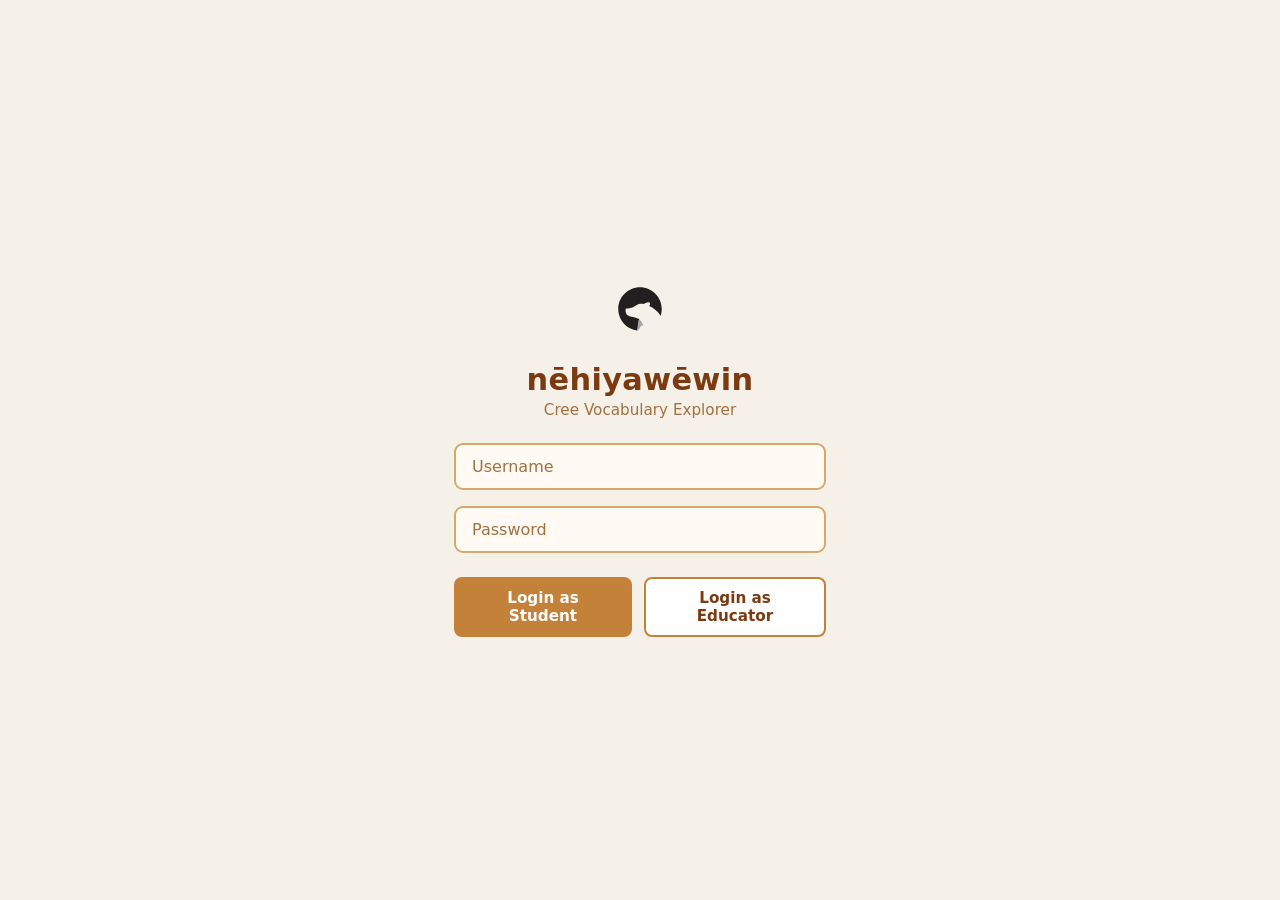
<file: index.html>
<!DOCTYPE html>
<html>
<head>
  <meta charset="UTF-8">
  <meta name="viewport" content="width=device-width, initial-scale=1.0">
  <title>Login</title>
  <link rel="stylesheet" href="styles.css">
  <style>
    body {
      display: flex;
      align-items: center;
      justify-content: center;
      min-height: 100vh;
    }
    .login-wrap {
      width: 100%;
      max-width: 420px;
      padding: 0 24px;
      display: flex;
      flex-direction: column;
      gap: 16px;
    }
    .login-brand {
      text-align: center;
      margin-bottom: 8px;
    }
    .login-brand img {
      width: 90px;
      height: 90px;
      object-fit: contain;
      margin-bottom: 4px;
    }
    .login-brand h1 {
      font-size: 1.9rem;
      font-weight: 800;
      color: #7b3a10;
      letter-spacing: 0.01em;
    }
    .login-brand p {
      font-size: 0.95rem;
      color: #a07040;
      margin-top: 4px;
    }
    .login-btns {
      display: flex;
      gap: 12px;
      margin-top: 8px;
    }
    .login-btns button { flex: 1; }
    button:disabled {
      opacity: 0.65;
      cursor: not-allowed;
      transform: none;
    }
  </style>
</head>
<body>
<div class="login-wrap">
  <div class="login-brand">
    <img src="logo.svg" alt="Polar bear logo">
    <h1>nēhiyawēwin</h1>
    <p>Cree Vocabulary Explorer</p>
  </div>
  <input id="username" placeholder="Username">
  <input id="password" type="password" placeholder="Password">
  <div class="login-btns">
    <button id="btnStudent" onclick="doLogin(this, 'Student')">Login as Student</button>
    <button id="btnEducator" class="secondary" onclick="doLogin(this, 'Educator')">Login as Educator</button>
  </div>
</div>
<script src="app.js"></script>
<script>
  function doLogin(btn, role) {
    // 1. Debugging: This will tell you exactly what the button sent to the function
    console.log("Login attempt for role:", role);

    // 2. Force the update to localStorage
    localStorage.setItem('userRole', role.toLowerCase());

    // 3. Update 'addMode' based on the role
    // Educators get 'true', Students get 'false'
    if (role.toLowerCase() === 'educator') {
        localStorage.setItem('addMode', 'true');
    } else {
        localStorage.setItem('addMode', 'false');
        // Clear any lesson draft left over from a previous educator session
        localStorage.removeItem('currentLessonWords');
        localStorage.removeItem('currentLessonTitle');
    }

    // 4. UI Feedback
    var btns = document.querySelectorAll('.login-btns button');
    btns.forEach(function(b) { b.disabled = true; });
    btn.textContent = 'Signing in as ' + role + '...';

    // 5. Short delay before moving to the next page
    setTimeout(function() { 
        window.location.href = 'home.html'; 
    }, 1000);
}
</script>
</body>
</html>
</file>
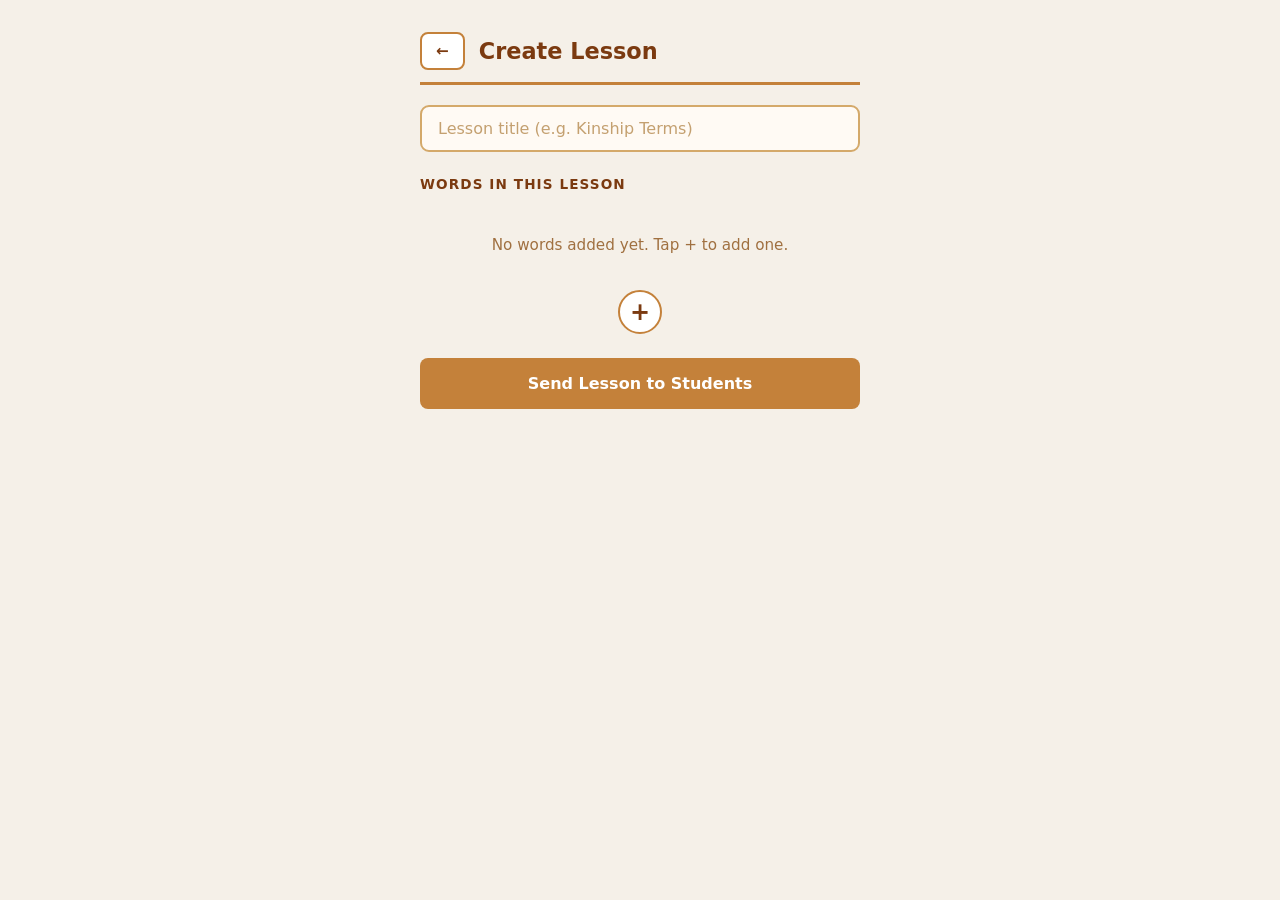
<file: dashboard.html>
<!DOCTYPE html>
<html>
<head>
  <meta charset="UTF-8">
  <meta name="viewport" content="width=device-width, initial-scale=1.0">
  <title>Create Lesson – Dashboard</title>
  <link rel="stylesheet" href="styles.css">
  <style>
    .top-bar {
      display: flex;
      align-items: center;
      gap: 14px;
      padding-bottom: 12px;
      border-bottom: 3px solid #c4813a;
      margin-bottom: 4px;
    }
    .top-title {
      font-size: 1.4rem;
      font-weight: 700;
      color: #7b3a10;
    }
    .lesson-title-input {
      width: 100%;
      background: transparent;
      border: none;
      border-bottom: 2px solid #d4a96a;
      border-radius: 0;
      padding: 10px 4px;
      font-size: 1.15rem;
      font-weight: 700;
      color: #2c1a0e;
      outline: none;
      font-family: inherit;
      box-shadow: none;
    }
    .lesson-title-input:focus {
      border-bottom-color: #7b3a10;
      background: transparent;
      box-shadow: none;
    }
    .lesson-title-input::placeholder {
      color: #c4a070;
      font-weight: 400;
    }

    /* Tree */
    .tree-wrap {
      display: flex;
      flex-direction: column;
      align-items: center;
      padding: 8px 0 4px;
      gap: 0;
    }
    .tree-node {
      display: flex;
      flex-direction: column;
      align-items: center;
      width: 100%;
    }
    .tree-node-box {
      background: #fff;
      border: 2px solid #c4813a;
      border-radius: 10px;
      padding: 12px 20px;
      font-size: 1rem;
      font-weight: 600;
      color: #7b3a10;
      width: 100%;
      text-align: center;
      cursor: pointer;
      transition: background 0.18s, box-shadow 0.18s;
      box-shadow: 0 2px 8px rgba(0,0,0,0.07);
      position: relative;
    }
    .tree-node-box:hover {
      background: #fffaf4;
      box-shadow: 0 4px 14px rgba(0,0,0,0.11);
    }
    .tree-node-sub {
      font-size: 0.82rem;
      font-weight: 400;
      color: #a07040;
      margin-top: 2px;
    }
    .tree-connector {
      width: 2px;
      height: 28px;
      background: #c4813a;
      flex-shrink: 0;
    }
    .tree-remove-btn {
      position: absolute;
      right: 10px;
      top: 50%;
      transform: translateY(-50%);
      background: none;
      border: none;
      color: #c4813a;
      font-size: 1.1rem;
      cursor: pointer;
      padding: 4px;
      line-height: 1;
      border-radius: 50%;
      transition: background 0.15s, color 0.15s;
    }
    .tree-remove-btn:hover {
      background: #f5e8d4;
      color: #7b3a10;
    }

    .add-node-btn {
      width: 44px;
      height: 44px;
      border-radius: 50%;
      font-size: 1.5rem;
      padding: 0;
      display: flex;
      align-items: center;
      justify-content: center;
      background: #fff;
      color: #7b3a10;
      border: 2px solid #c4813a;
      margin-top: 8px;
      transition: background 0.18s;
    }
    .add-node-btn:hover { background: #f5e8d4; }

    .empty-tree {
      text-align: center;
      color: #a07040;
      font-size: 0.95rem;
      padding: 20px 0 8px;
    }

    /* Category picker modal */
    .modal-overlay {
      display: none;
      position: fixed;
      inset: 0;
      background: rgba(44,26,14,0.35);
      z-index: 100;
      align-items: flex-end;
      justify-content: center;
    }
    .modal-overlay.open {
      display: flex;
    }
    .modal-sheet {
      background: #fffaf4;
      border-radius: 18px 18px 0 0;
      padding: 24px 20px 36px;
      width: 100%;
      max-width: 480px;
      display: flex;
      flex-direction: column;
      gap: 12px;
    }
    .modal-title {
      font-size: 1rem;
      font-weight: 700;
      color: #7b3a10;
      text-transform: uppercase;
      letter-spacing: 0.07em;
      margin-bottom: 4px;
    }
    .modal-close {
      background: none;
      border: none;
      font-size: 1.5rem;
      color: #a07040;
      cursor: pointer;
      padding: 0;
      line-height: 1;
      align-self: flex-end;
      margin-bottom: -8px;
    }
    .modal-close:hover { color: #7b3a10; background: none; }

    .save-btn {
      width: 100%;
      padding: 16px;
      margin-top: 8px;
      font-size: 1rem;
    }

    .toast {
      position: fixed;
      bottom: 32px;
      left: 50%;
      transform: translateX(-50%) translateY(20px);
      background: #7b3a10;
      color: #fff;
      padding: 12px 24px;
      border-radius: 10px;
      font-size: 0.95rem;
      font-weight: 600;
      opacity: 0;
      pointer-events: none;
      transition: opacity 0.3s, transform 0.3s;
      z-index: 200;
      white-space: nowrap;
    }
    .toast.show {
      opacity: 1;
      transform: translateX(-50%) translateY(0);
    }
  </style>
</head>
<body>
<div class="container">

  <div class="top-bar">
    <button class="secondary" style="padding: 8px 14px;" onclick="goTo('home.html')">&#8592;</button>
    <span class="top-title">Create Lesson</span>
  </div>

  <input
    class="lesson-title-input"
    id="lessonTitleInput"
    placeholder="Lesson title (e.g. Kinship Terms)"
    autocomplete="off"
  >

  <div class="section-label" style="margin-top: 8px;">Words in this lesson</div>

  <div class="tree-wrap" id="lessonTree">
    <div class="empty-tree" id="emptyMsg">No words added yet. Tap + to add one.</div>
  </div>

  <div style="display: flex; justify-content: center;">
    <button class="add-node-btn" onclick="openCategoryPicker()" aria-label="Add word">+</button>
  </div>

  <button class="save-btn" onclick="saveLesson()">Send Lesson to Students</button>

</div>

<!-- Category picker modal -->
<div class="modal-overlay" id="categoryModal">
  <div class="modal-sheet">
    <button class="modal-close" onclick="closeModal()">&#10005;</button>
    <div class="modal-title">Pick a category</div>
    <button class="category-item" onclick="pickCategory('everyday')">Everyday Phrases</button>
    <button class="category-item" onclick="pickCategory('kinship')">Kinship Terms</button>
    <button class="category-item" onclick="pickCategory('emotions')">Emotions &amp; Wellbeing</button>
    <button class="category-item" onclick="pickCategory('nature')">Nature &amp; Land</button>
  </div>
</div>

<div class="toast" id="toast"></div>

<script src="app.js"></script>
<script>
  // Load any in-progress lesson nodes
  let lessonWords = [];

  function loadLessonWords() {
    lessonWords = JSON.parse(localStorage.getItem('currentLessonWords') || '[]');
  }
  const lessonTitle = localStorage.getItem('currentLessonTitle') || '';
  if (lessonTitle) document.getElementById('lessonTitleInput').value = lessonTitle;

  // Save title to localStorage as user types
  document.getElementById('lessonTitleInput').addEventListener('input', function() {
    localStorage.setItem('currentLessonTitle', this.value);
  });

  loadLessonWords();
  renderTree();

  function renderTree() {
    const tree = document.getElementById('lessonTree');
    const empty = document.getElementById('emptyMsg');

    // Clear all nodes (keep emptyMsg)
    Array.from(tree.querySelectorAll('.tree-node, .tree-connector')).forEach(el => el.remove());

    if (lessonWords.length === 0) {
      empty.style.display = 'block';
      return;
    }
    empty.style.display = 'none';

    lessonWords.forEach((key, i) => {
      const w = words[key];
      if (!w) return;

      if (i > 0) {
        const line = document.createElement('div');
        line.className = 'tree-connector';
        tree.appendChild(line);
      }

      const node = document.createElement('div');
      node.className = 'tree-node';

      const box = document.createElement('div');
      box.className = 'tree-node-box';
      box.innerHTML = `
        ${w.title}
        <div class="tree-node-sub">${w.sub}</div>
        <button class="tree-remove-btn" onclick="removeWord('${key}')" title="Remove">&#10005;</button>
      `;
      node.appendChild(box);
      tree.appendChild(node);
    });
  }

  function removeWord(key) {
    lessonWords = lessonWords.filter(k => k !== key);
    localStorage.setItem('currentLessonWords', JSON.stringify(lessonWords));
    renderTree();
  }

  function openCategoryPicker() {
    document.getElementById('categoryModal').classList.add('open');
  }

  function closeModal() {
    document.getElementById('categoryModal').classList.remove('open');
  }

  function pickCategory(cat) {
    closeModal();
    localStorage.setItem('searchAddMode', '1');
    goTo('search.html?cat=' + cat + '&addMode=1');
  }

  function saveLesson() {
    const title = document.getElementById('lessonTitleInput').value.trim() || 'Untitled Lesson';
    if (lessonWords.length === 0) {
      showToast('Add at least one word first.');
      return;
    }

    // Load existing lessons and append
    const lessons = JSON.parse(localStorage.getItem('savedLessons') || '[]');
    lessons.push({ title, words: lessonWords, date: new Date().toLocaleDateString() });
    localStorage.setItem('savedLessons', JSON.stringify(lessons));

    // Clear current lesson draft
    localStorage.removeItem('currentLessonWords');
    localStorage.removeItem('currentLessonTitle');

    showToast('Lesson sent Successfully!');
    setTimeout(() => goTo('home.html'), 1200);
  }

  function showToast(msg) {
    const t = document.getElementById('toast');
    t.textContent = msg;
    t.classList.add('show');
    setTimeout(() => t.classList.remove('show'), 2000);
  }

  // Close modal on overlay tap
  document.getElementById('categoryModal').addEventListener('click', function(e) {
    if (e.target === this) closeModal();
  });
  // Handle back navigation from search results
  window.addEventListener('focus', () => {
  loadLessonWords();
  renderTree();
  }); 
</script>
</body>
</html>
</file>
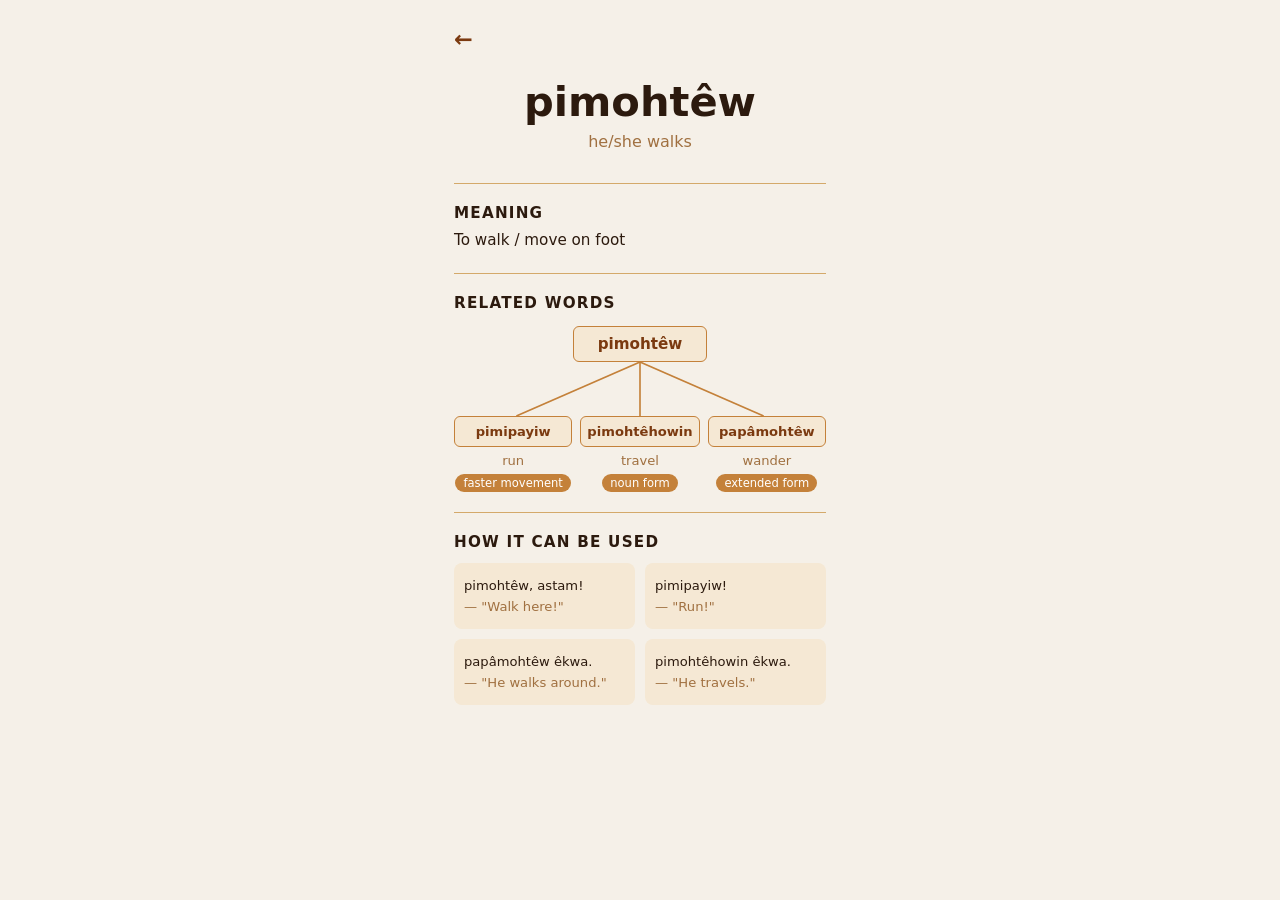
<file: definition.html>
<!DOCTYPE html>
<html lang="en">
<head>
  <meta charset="UTF-8" />
  <meta name="viewport" content="width=device-width, initial-scale=1.0" />
  <title>nitôtêm – Definition</title>
  <link rel="stylesheet" href="styles.css" />
  <style>
    /* ── Definition page ── */
    .def-container {
      max-width: 420px;
      margin: 0 auto;
      padding: 28px 24px 64px;
    }

    /* Back arrow */
    .back-btn {
      font-size: 1.4rem;
      color: #7b3a10;
      background: none;
      border: none;
      cursor: pointer;
      padding: 0;
      margin-bottom: 28px;
      line-height: 1;
      display: block;
    }
    .back-btn:hover { color: #a0621e; }

    /* Word heading */
    .def-word {
      font-size: 2.6rem;
      font-weight: 800;
      text-align: center;
      color: #2c1a0e;
      line-height: 1.15;
    }

    .def-gloss {
      font-size: 1rem;
      text-align: center;
      color: #a07040;
      margin-top: 6px;
      margin-bottom: 32px;
    }

    /* Dividers */
    .def-divider {
      border: none;
      border-top: 1px solid #d4a96a;
      margin: 20px 0;
    }

    /* Section label */
    .section-label {
      font-size: 0.95rem;
      font-weight: 600;
      color: #2c1a0e;
      margin-bottom: 6px;
    }

    .section-text {
      font-size: 0.95rem;
      line-height: 1.6;
      color: #2c1a0e;
    }

    /* ── Related words tree ── */
    .tree-wrapper {
      display: flex;
      flex-direction: column;
      align-items: center;
      margin-top: 14px;
    }

    .tree-root {
      background: #f5e8d4;
      border: 1px solid #c4813a;
      border-radius: 6px;
      padding: 8px 24px;
      font-size: 0.95rem;
      font-weight: 600;
      color: #7b3a10;
    }

    .tree-lines {
      width: 100%;
      height: 54px;
      overflow: visible;
    }

    .tree-children {
      display: flex;
      justify-content: space-between;
      width: 100%;
      gap: 8px;
    }

    .tree-child {
      display: flex;
      flex-direction: column;
      align-items: center;
      gap: 6px;
      flex: 1;
    }

    .tree-child-box {
      background: #f5e8d4;
      border: 1px solid #c4813a;
      border-radius: 6px;
      padding: 7px 6px;
      font-size: 0.82rem;
      font-weight: 600;
      color: #7b3a10;
      text-align: center;
      width: 100%;
      cursor: pointer;
      transition: background 0.18s;
    }
    .tree-child-box:hover { background: #edd9b4; }

    .tree-child-gloss {
      font-size: 0.82rem;
      color: #a07040;
      text-align: center;
    }

    .tree-child-relation {
      font-size: 0.72rem;
      color: #fff;
      background: #c4813a;
      border-radius: 20px;
      padding: 2px 8px;
      text-align: center;
      white-space: nowrap;
    }

    /* ── Usage grid ── */
    .usage-grid {
      display: grid;
      grid-template-columns: 1fr 1fr;
      gap: 10px;
      margin-top: 12px;
    }

    .usage-cell {
      background: #f5e8d4;
      border-radius: 8px;
      padding: 12px 10px;
      font-size: 0.82rem;
      line-height: 1.6;
      color: #2c1a0e;
    }

    .usage-cell em {
      color: #a07040;
      font-style: normal;
    }
  </style>
</head>
<body>
  <div class="def-container">

    <!-- Back button -->
    <button class="back-btn" onclick="history.back()" aria-label="Go back">&#8592;</button>

    <!-- Word & gloss -->
    <div class="def-word" id="defWord"></div>
    <div class="def-gloss" id="defGloss"></div>

    <hr class="def-divider" />

    <!-- Meaning -->
    <div class="section-label">Meaning</div>
    <div class="section-text" id="defMeaning"></div>

    <hr class="def-divider" />

    <!-- Related words tree -->
    <div class="section-label">Related words</div>

    <div class="tree-wrapper">
      <div class="tree-root" id="treeRoot"></div>

      <svg class="tree-lines" viewBox="0 0 340 54" preserveAspectRatio="none">
        <line x1="170" y1="0" x2="57"  y2="54" stroke="#c4813a" stroke-width="1.5"/>
        <line x1="170" y1="0" x2="170" y2="54" stroke="#c4813a" stroke-width="1.5"/>
        <line x1="170" y1="0" x2="283" y2="54" stroke="#c4813a" stroke-width="1.5"/>
      </svg>

      <div class="tree-children">
        <div class="tree-child">
          <div class="tree-child-box" id="child0"></div>
          <div class="tree-child-gloss" id="childGloss0"></div>
          <div class="tree-child-relation" id="childRelation0"></div>
        </div>
        <div class="tree-child">
          <div class="tree-child-box" id="child1"></div>
          <div class="tree-child-gloss" id="childGloss1"></div>
          <div class="tree-child-relation" id="childRelation1"></div>
        </div>
        <div class="tree-child">
          <div class="tree-child-box" id="child2"></div>
          <div class="tree-child-gloss" id="childGloss2"></div>
          <div class="tree-child-relation" id="childRelation2"></div>
        </div>
      </div>
    </div>

    <hr class="def-divider" />

    <!-- How it can be used -->
    <div class="section-label">How it can be used</div>

    <div class="usage-grid">
      <div class="usage-cell" id="usage0"></div>
      <div class="usage-cell" id="usage1"></div>
      <div class="usage-cell" id="usage2"></div>
      <div class="usage-cell" id="usage3"></div>
    </div>

    <div id="addToLessonWrap" style="display:none; margin-top: 28px;">
      <button onclick="addCurrentWordToLesson()" style="width:100%; padding:16px; background:#7b3a10; color:#fff; border:none; border-radius:12px; font-size:1rem; font-weight:600; cursor:pointer; transition:background 0.18s;" onmouseover="this.style.background='#a0621e'" onmouseout="this.style.background='#7b3a10'">Add to Lesson</button>
    </div>

  </div>

  <script src="app.js"></script>
  <script>
    (function() {
      const role = localStorage.getItem('userRole') || 'student';
      
      // Check the URL to see if we arrived here from an add mode search
      const params = new URLSearchParams(window.location.search);
      const isAddMode = params.get("addMode") === "1";

      // Only show the button if they are an educator AND they are in add mode
      if (role === 'educator' && isAddMode) {
        var wrap = document.getElementById('addToLessonWrap');
        if (wrap) wrap.style.display = 'block';
      }
      })();

    function addCurrentWordToLesson() {
      const wordKey = localStorage.getItem('selectedWord');
      if (wordKey) {
        let lessonWords = JSON.parse(localStorage.getItem('currentLessonWords') || '[]');
        
        // Add word if it's not already in the array
        if (!lessonWords.includes(wordKey)) {
          lessonWords.push(wordKey);
          localStorage.setItem('currentLessonWords', JSON.stringify(lessonWords));
        }
      }
      // Send the user back to the search page they just came from
      history.back();
    }
  </script>
</body>
</html>
</file>
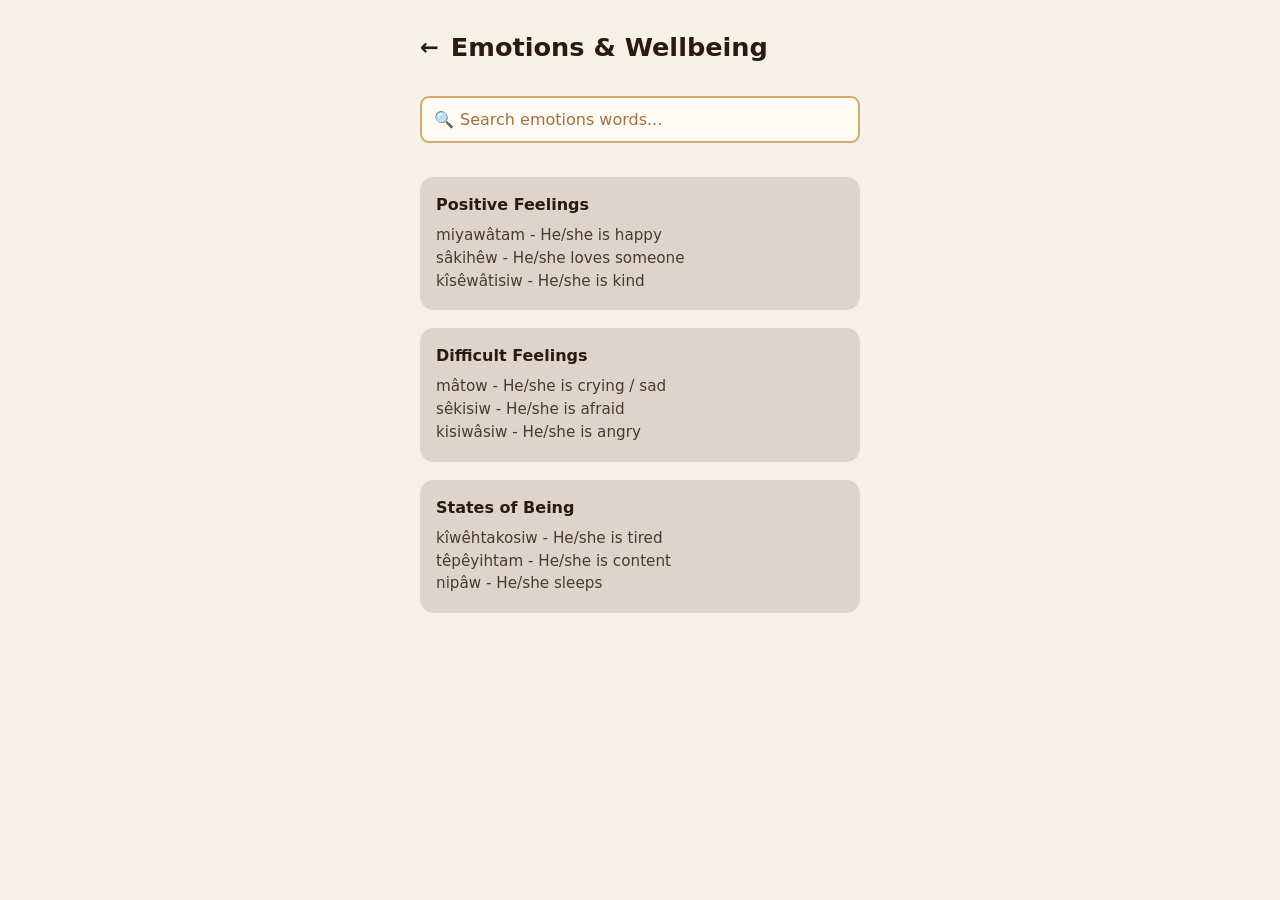
<file: emotions.html>
<!DOCTYPE html>
<html>
<head>
  <meta charset="UTF-8">
  <meta name="viewport" content="width=device-width, initial-scale=1.0">
  <title>Emotions &amp; Wellbeing</title>
  <link rel="stylesheet" href="styles.css">
  <style>
    .page-top {
      display: flex;
      align-items: center;
      gap: 12px;
      margin-bottom: 18px;
    }
    .back-btn {
      background: none;
      border: none;
      font-size: 1.4rem;
      color: #2c1a0e;
      cursor: pointer;
      padding: 0;
      line-height: 1;
    }
    .page-title {
      font-size: 1.6rem;
      font-weight: 700;
      color: #2c1a0e;
    }
    .phrase-card {
      background: #ddd4cb;
      border-radius: 14px;
      padding: 18px 16px;
      margin-bottom: 18px;
      cursor: pointer;
      transition: background 0.18s, transform 0.1s;
    }
    .phrase-card:hover { background: #d3c9bf; }
    .phrase-card:active { transform: scale(0.98); }
    .phrase-card-title {
      font-size: 1rem;
      font-weight: 700;
      margin-bottom: 10px;
      color: #2c1a0e;
    }
    .phrase-card-text {
      font-size: 0.95rem;
      color: #4b3a2d;
      line-height: 1.5;
    }
    .search-input-wrap {
      position: relative;
      display: flex;
      align-items: center;
      margin-bottom: 18px;
    }
    .search-icon {
      position: absolute;
      left: 14px;
      font-size: 1rem;
      color: #a07040;
      pointer-events: none;
    }
    .search-input-wrap input {
      padding-left: 38px;
    }
  </style>
</head>
<body>
<div class="container">

  <div class="page-top">
    <button class="back-btn" onclick="history.back()" aria-label="Go back">&#8592;</button>
    <div class="page-title">Emotions &amp; Wellbeing</div>
  </div>

  <div class="search-input-wrap">
    <span class="search-icon">&#128269;</span>
    <input id="searchInput" placeholder="Search emotions words..." oninput="handleSearch()">
  </div>

  <div id="topicCards">
    <div class="phrase-card" onclick="goTo('everyday-words.html?cat=emotions')">
      <div class="phrase-card-title">Positive Feelings</div>
      <div class="phrase-card-text">
        miyawâtam - He/she is happy<br>
        sâkihêw - He/she loves someone<br>
        kîsêwâtisiw - He/she is kind
      </div>
    </div>

    <div class="phrase-card" onclick="goTo('everyday-words.html?cat=emotions')">
      <div class="phrase-card-title">Difficult Feelings</div>
      <div class="phrase-card-text">
        mâtow - He/she is crying / sad<br>
        sêkisiw - He/she is afraid<br>
        kisiwâsiw - He/she is angry
      </div>
    </div>

    <div class="phrase-card" onclick="goTo('everyday-words.html?cat=emotions')">
      <div class="phrase-card-title">States of Being</div>
      <div class="phrase-card-text">
        kîwêhtakosiw - He/she is tired<br>
        têpêyihtam - He/she is content<br>
        nipâw - He/she sleeps
      </div>
    </div>
  </div>

  <div id="searchResults" style="display:none;"></div>

</div>

<script src="app.js"></script>
<script>
  function handleSearch() {
    const input = normalize(document.getElementById('searchInput').value);
    const topicCards = document.getElementById('topicCards');
    const resultsDiv = document.getElementById('searchResults');

    if (!input) {
      topicCards.style.display = 'block';
      resultsDiv.style.display = 'none';
      resultsDiv.innerHTML = '';
      return;
    }

    topicCards.style.display = 'none';
    resultsDiv.style.display = 'block';
    resultsDiv.innerHTML = '';

    Object.keys(words).forEach(function(key) {
      const w = words[key];
      if (w.category !== 'emotions') return;
      const matches = normalize(key).includes(input)
        || normalize(w.title).includes(input)
        || normalize(w.sub).includes(input)
        || normalize(w.meaning).includes(input);
      if (matches) {
        const div = document.createElement('div');
        div.className = 'list-item';
        div.innerHTML = '<strong>' + w.title + '</strong><br><span style="font-size:0.9rem;color:#a07040">' + w.sub + '</span>';
        div.onclick = function() {
          localStorage.setItem('selectedWord', key);
          goTo('definition.html');
        };
        resultsDiv.appendChild(div);
      }
    });

    if (resultsDiv.innerHTML === '') {
      resultsDiv.innerHTML = '<div style="text-align:center;padding:24px;color:#a07040;">No results found.</div>';
    }
  }
</script>
</body>
</html>
</file>
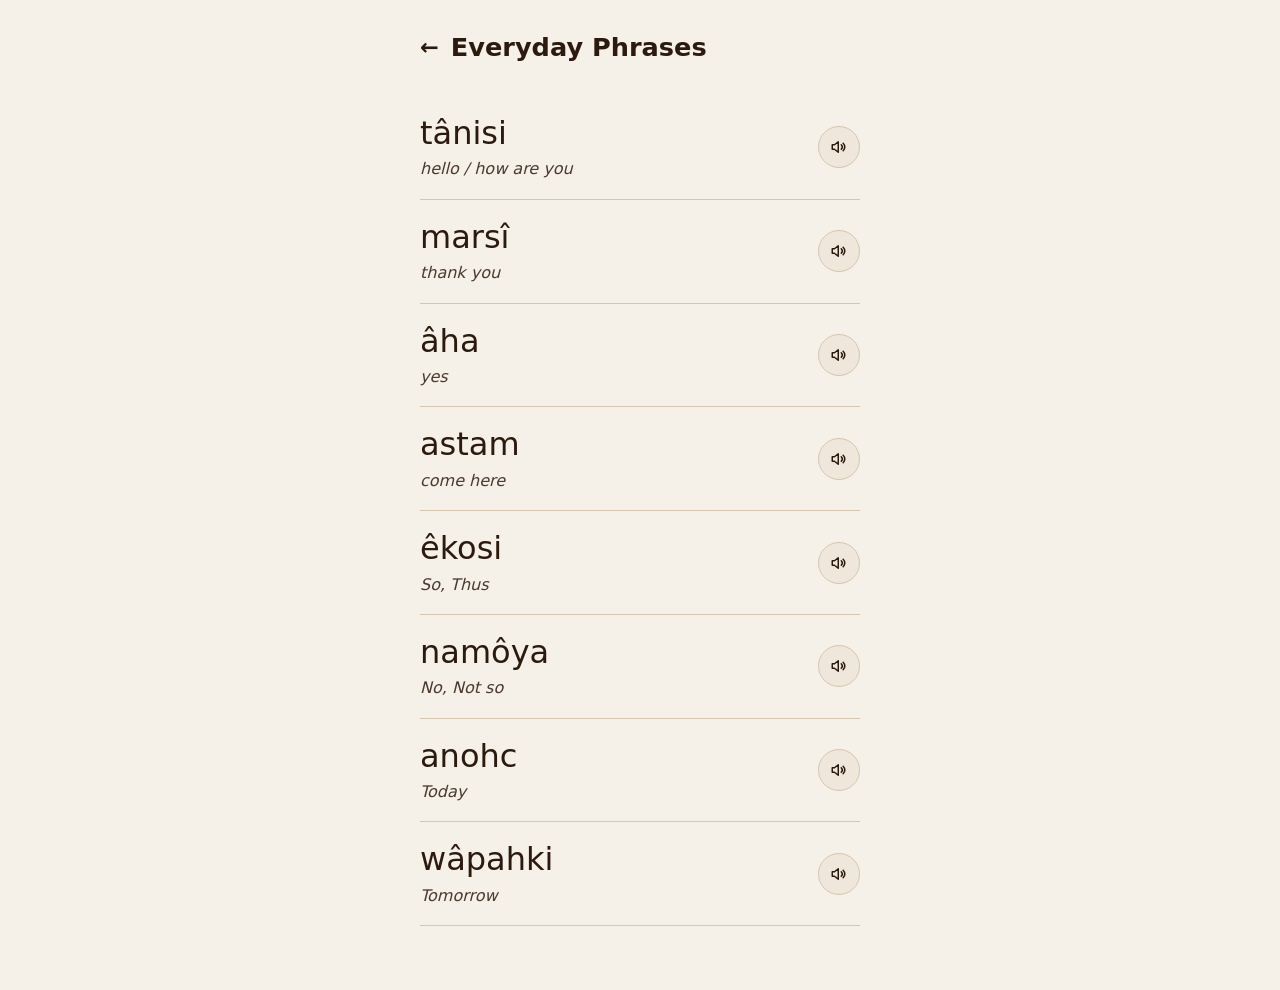
<file: everyday-words.html>
<!DOCTYPE html>
<html>
<head>
  <meta charset="UTF-8">
  <meta name="viewport" content="width=device-width, initial-scale=1.0">
  <title>Word List</title>
  <link rel="stylesheet" href="styles.css">
  <style>
    .page-top {
      display: flex;
      align-items: center;
      gap: 12px;
      margin-bottom: 18px;
    }

    .back-btn {
      background: none !important;
      border: none !important;
      font-size: 1.4rem;
      color: #2c1a0e !important;
      cursor: pointer;
      padding: 0 !important;
      line-height: 1;
    }

    .page-title {
      font-size: 1.6rem;
      font-weight: 700;
      color: #2c1a0e;
    }

    .word-row {
      display: flex;
      align-items: center;
      justify-content: space-between;
      gap: 14px;
      padding: 18px 0;
      border-bottom: 1px solid #d8c6ae;
    }

    .word-main {
      flex: 1;
      cursor: pointer;
    }

    .word-main:hover {
      opacity: 0.9;
    }

    .word-cree {
      font-size: 2rem;
      font-weight: 500;
      color: #2c1a0e;
      line-height: 1.2;
    }

    .word-sub {
      font-size: 1rem;
      color: #4b3a2d;
      margin-top: 6px;
      line-height: 1.4;
    }

    .audio-btn {
      width: 42px !important;
      height: 42px !important;
      min-width: 42px !important;
      min-height: 42px !important;
      padding: 0 !important;
      margin: 0 !important;
      border-radius: 50% !important;
      border: 1px solid #d8c6ae !important;
      background: #efe6dc !important;
      color: #2c1a0e !important;
      display: flex !important;
      align-items: center !important;
      justify-content: center !important;
      cursor: pointer;
      flex-shrink: 0;
      box-shadow: none !important;
      appearance: none;
      -webkit-appearance: none;
    }

    .audio-btn:hover {
      background: #e2d4c5 !important;
    }

    .audio-btn:active {
      transform: scale(0.96);
    }

    .audio-btn svg {
      width: 18px;
      height: 18px;
      display: block;
      stroke: currentColor;
      fill: none;
      stroke-width: 2;
      stroke-linecap: round;
      stroke-linejoin: round;
      pointer-events: none;
    }
  </style>
</head>
<body>
<div class="container">

  <div class="page-top">
    <button class="back-btn" onclick="history.back()" aria-label="Go back">&#8592;</button>
    <div class="page-title" id="pageTitle"></div>
  </div>

  <div id="wordList"></div>

</div>

<script src="app.js"></script>
<script>
  const params = new URLSearchParams(window.location.search);
  const cat = params.get('cat') || 'everyday';

  const categoryTitles = {
    everyday: 'Everyday Phrases',
    kinship:  'Kinship Terms',
    emotions: 'Emotions & Wellbeing',
    nature:   'Nature & Land'
  };

  document.getElementById('pageTitle').textContent = categoryTitles[cat] || 'Words';

  function playAudio(word) {
    alert('Prototype audio for: ' + word);
  }

  function renderWords() {
    const wordList = document.getElementById('wordList');
    wordList.innerHTML = '';

    Object.keys(words).forEach(function(key) {
      const w = words[key];
      if (w.category !== cat) return;

      const row = document.createElement('div');
      row.className = 'word-row';

      row.innerHTML =
        '<div class="word-main">' +
          '<div class="word-cree">' + w.title + '</div>' +
          '<div class="word-sub">' + w.sub + '</div>' +
        '</div>' +
        '<button class="audio-btn" type="button" aria-label="Play audio">' +
          '<svg viewBox="0 0 24 24" aria-hidden="true">' +
            '<path d="M11 5 L6 9 H3 V15 H6 L11 19 Z"></path>' +
            '<path d="M15 9 Q18 12 15 15"></path>' +
            '<path d="M17.5 7 Q22 12 17.5 17"></path>' +
          '</svg>' +
        '</button>';

      row.querySelector('.word-main').onclick = function() {
        localStorage.setItem('selectedWord', key);
        goTo('definition.html');
      };

      row.querySelector('.audio-btn').onclick = function(e) {
        e.stopPropagation();
        playAudio(w.title);
      };

      wordList.appendChild(row);
    });
  }

  renderWords();
</script>
</body>
</html>
</file>
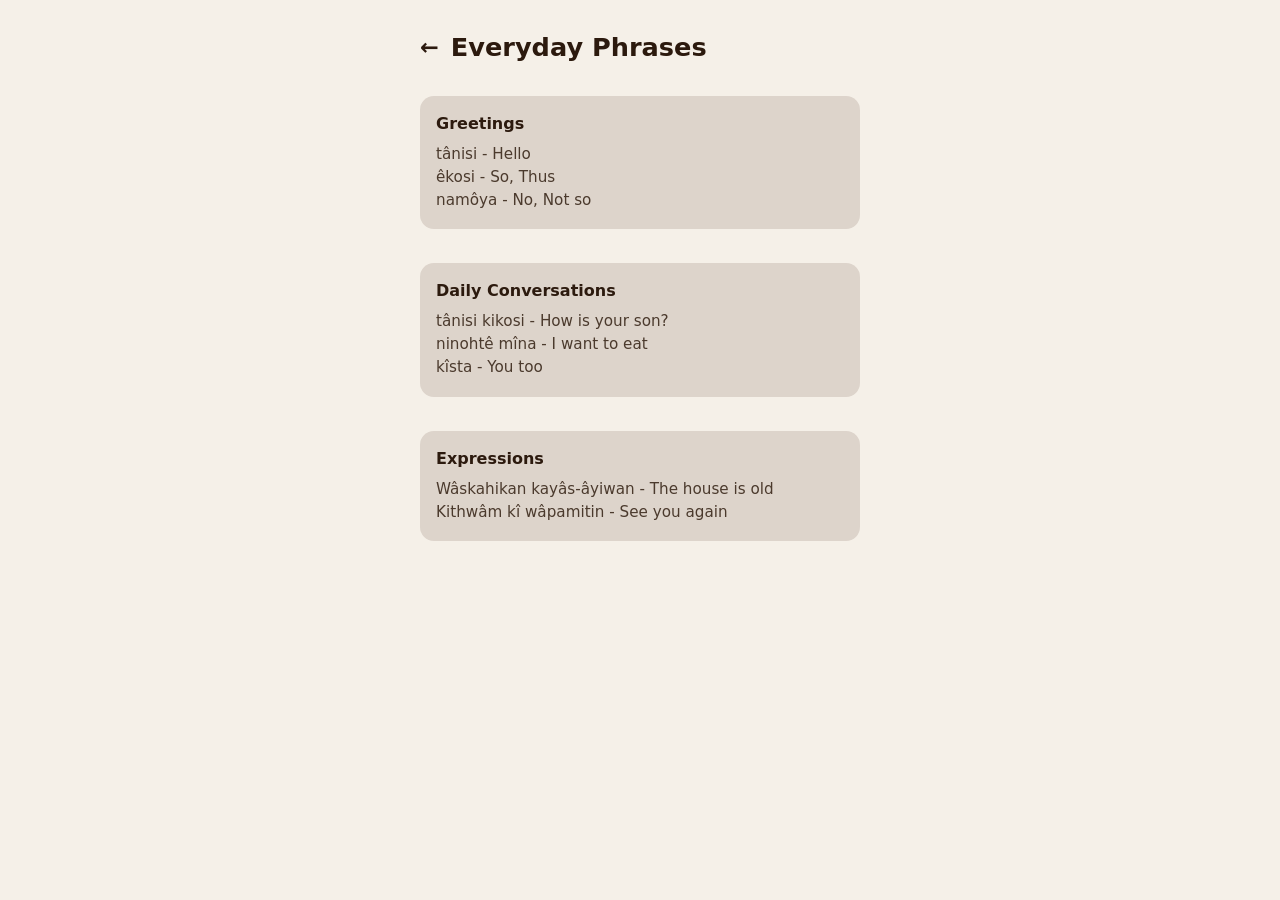
<file: everyday.html>
<!DOCTYPE html>
<html>
<head>
  <meta charset="UTF-8">
  <meta name="viewport" content="width=device-width, initial-scale=1.0">
  <title>Everyday Phrases</title>
  <link rel="stylesheet" href="styles.css">
  <style>
    .page-top {
      display: flex;
      align-items: center;
      gap: 12px;
      margin-bottom: 18px;
    }

    .back-btn {
      background: none;
      border: none;
      font-size: 1.4rem;
      color: #2c1a0e;
      cursor: pointer;
      padding: 0;
      line-height: 1;
    }

    .page-title {
      font-size: 1.6rem;
      font-weight: 700;
      color: #2c1a0e;
    }

    .phrase-card {
      background: #ddd4cb;
      border-radius: 14px;
      padding: 18px 16px;
      margin-bottom: 18px;
      cursor: pointer;
      transition: background 0.18s, transform 0.1s;
    }

    .phrase-card:hover {
      background: #d3c9bf;
    }

    .phrase-card:active {
      transform: scale(0.98);
    }

    .phrase-card-title {
      font-size: 1rem;
      font-weight: 700;
      margin-bottom: 10px;
      color: #2c1a0e;
    }

    .phrase-card-text {
      font-size: 0.95rem;
      color: #4b3a2d;
      line-height: 1.5;
    }
  </style>
</head>
<body>
<div class="container">

  <div class="page-top">
    <button class="back-btn" onclick="history.back()" aria-label="Go back">&#8592;</button>
    <div class="page-title">Everyday Phrases</div>
  </div>

  <div class="phrase-card" onclick="goTo('everyday-words.html')">
    <div class="phrase-card-title">Greetings</div>
    <div class="phrase-card-text">
      tânisi - Hello<br>
      êkosi - So, Thus<br>
      namôya - No, Not so
    </div>
  </div>

  <div class="phrase-card" onclick="goTo('search.html?cat=everyday')">
    <div class="phrase-card-title">Daily Conversations</div>
    <div class="phrase-card-text">
      tânisi kikosi - How is your son?<br>
      ninohtê mîna - I want to eat<br>
      kîsta - You too
    </div>
  </div>

  <div class="phrase-card" onclick="goTo('search.html?cat=everyday')">
    <div class="phrase-card-title">Expressions</div>
    <div class="phrase-card-text">
      Wâskahikan kayâs-âyiwan - The house is old<br>
      Kithwâm kî wâpamitin - See you again
    </div>
  </div>

</div>

<script src="app.js"></script>
</body>
</html>
</file>
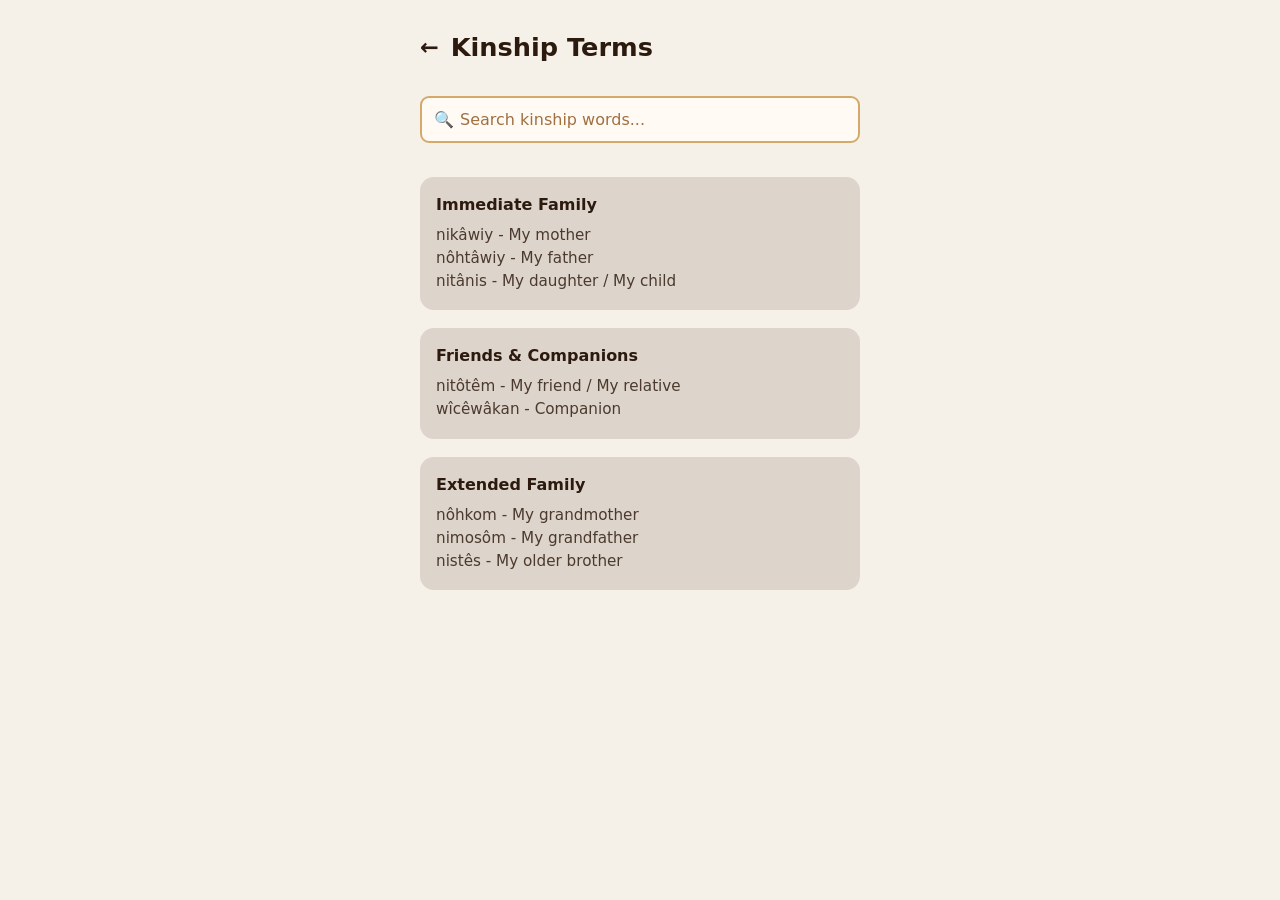
<file: kinship.html>
<!DOCTYPE html>
<html>
<head>
  <meta charset="UTF-8">
  <meta name="viewport" content="width=device-width, initial-scale=1.0">
  <title>Kinship Terms</title>
  <link rel="stylesheet" href="styles.css">
  <style>
    .page-top {
      display: flex;
      align-items: center;
      gap: 12px;
      margin-bottom: 18px;
    }
    .back-btn {
      background: none;
      border: none;
      font-size: 1.4rem;
      color: #2c1a0e;
      cursor: pointer;
      padding: 0;
      line-height: 1;
    }
    .page-title {
      font-size: 1.6rem;
      font-weight: 700;
      color: #2c1a0e;
    }
    .phrase-card {
      background: #ddd4cb;
      border-radius: 14px;
      padding: 18px 16px;
      margin-bottom: 18px;
      cursor: pointer;
      transition: background 0.18s, transform 0.1s;
    }
    .phrase-card:hover { background: #d3c9bf; }
    .phrase-card:active { transform: scale(0.98); }
    .phrase-card-title {
      font-size: 1rem;
      font-weight: 700;
      margin-bottom: 10px;
      color: #2c1a0e;
    }
    .phrase-card-text {
      font-size: 0.95rem;
      color: #4b3a2d;
      line-height: 1.5;
    }
    .search-input-wrap {
      position: relative;
      display: flex;
      align-items: center;
      margin-bottom: 18px;
    }
    .search-icon {
      position: absolute;
      left: 14px;
      font-size: 1rem;
      color: #a07040;
      pointer-events: none;
    }
    .search-input-wrap input {
      padding-left: 38px;
    }
  </style>
</head>
<body>
<div class="container">

  <div class="page-top">
    <button class="back-btn" onclick="history.back()" aria-label="Go back">&#8592;</button>
    <div class="page-title">Kinship Terms</div>
  </div>

  <div class="search-input-wrap">
    <span class="search-icon">&#128269;</span>
    <input id="searchInput" placeholder="Search kinship words..." oninput="handleSearch()">
  </div>

  <div id="topicCards">
    <div class="phrase-card" onclick="goTo('everyday-words.html?cat=kinship')">
      <div class="phrase-card-title">Immediate Family</div>
      <div class="phrase-card-text">
        nikâwiy - My mother<br>
        nôhtâwiy - My father<br>
        nitânis - My daughter / My child
      </div>
    </div>

    <div class="phrase-card" onclick="goTo('everyday-words.html?cat=kinship')">
      <div class="phrase-card-title">Friends &amp; Companions</div>
      <div class="phrase-card-text">
        nitôtêm - My friend / My relative<br>
        wîcêwâkan - Companion
      </div>
    </div>

    <div class="phrase-card" onclick="goTo('everyday-words.html?cat=kinship')">
      <div class="phrase-card-title">Extended Family</div>
      <div class="phrase-card-text">
        nôhkom - My grandmother<br>
        nimosôm - My grandfather<br>
        nistês - My older brother
      </div>
    </div>
  </div>

  <div id="searchResults" style="display:none;"></div>

</div>

<script src="app.js"></script>
<script>
  function handleSearch() {
    const input = normalize(document.getElementById('searchInput').value);
    const topicCards = document.getElementById('topicCards');
    const resultsDiv = document.getElementById('searchResults');

    if (!input) {
      topicCards.style.display = 'block';
      resultsDiv.style.display = 'none';
      resultsDiv.innerHTML = '';
      return;
    }

    topicCards.style.display = 'none';
    resultsDiv.style.display = 'block';
    resultsDiv.innerHTML = '';

    Object.keys(words).forEach(function(key) {
      const w = words[key];
      if (w.category !== 'kinship') return;
      const matches = normalize(key).includes(input)
        || normalize(w.title).includes(input)
        || normalize(w.sub).includes(input)
        || normalize(w.meaning).includes(input);
      if (matches) {
        const div = document.createElement('div');
        div.className = 'list-item';
        div.innerHTML = '<strong>' + w.title + '</strong><br><span style="font-size:0.9rem;color:#a07040">' + w.sub + '</span>';
        div.onclick = function() {
          localStorage.setItem('selectedWord', key);
          goTo('definition.html');
        };
        resultsDiv.appendChild(div);
      }
    });

    if (resultsDiv.innerHTML === '') {
      resultsDiv.innerHTML = '<div style="text-align:center;padding:24px;color:#a07040;">No results found.</div>';
    }
  }
</script>
</body>
</html>
</file>
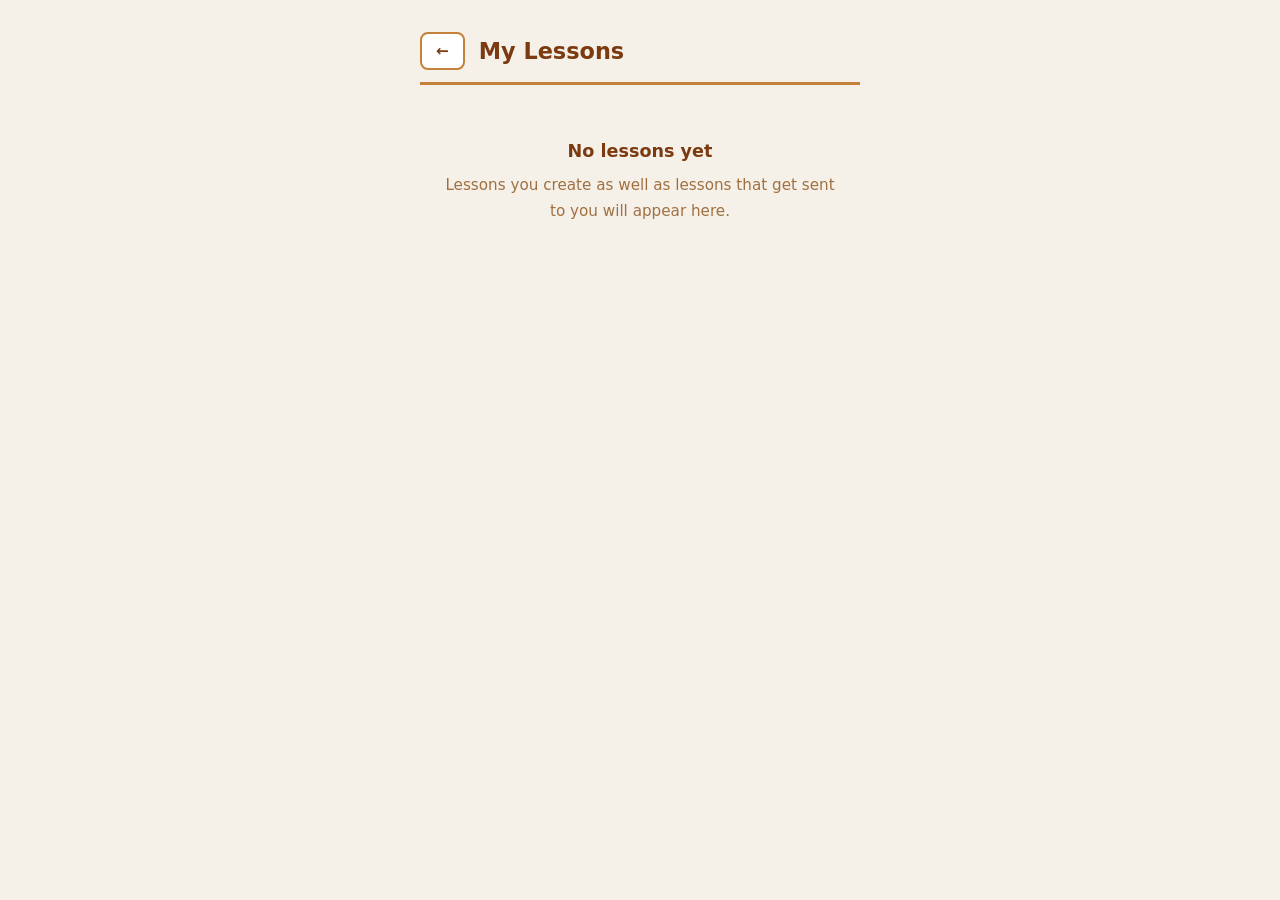
<file: my-lessons.html>
<!DOCTYPE html>
<html>
<head>
  <meta charset="UTF-8">
  <meta name="viewport" content="width=device-width, initial-scale=1.0">
  <title>My Lessons</title>
  <link rel="stylesheet" href="styles.css">
  <style>
    .top-bar {
      display: flex;
      align-items: center;
      gap: 14px;
      padding-bottom: 12px;
      border-bottom: 3px solid #c4813a;
      margin-bottom: 4px;
    }
    .top-title {
      font-size: 1.4rem;
      font-weight: 700;
      color: #7b3a10;
    }
    .lesson-card {
      background: #fff;
      border-radius: 14px;
      padding: 18px 20px;
      box-shadow: 0 2px 10px rgba(0,0,0,0.08);
      cursor: pointer;
      transition: box-shadow 0.18s;
      display: flex;
      flex-direction: column;
      gap: 6px;
    }
    .lesson-card:hover {
      box-shadow: 0 4px 16px rgba(0,0,0,0.13);
    }
    .lesson-card-title {
      font-size: 1.05rem;
      font-weight: 700;
      color: #2c1a0e;
    }
    .lesson-card-meta {
      font-size: 0.85rem;
      color: #a07040;
    }
    .lesson-card-words {
      display: flex;
      flex-wrap: wrap;
      gap: 6px;
      margin-top: 4px;
    }
    .lesson-word-chip {
      background: #f5e8d4;
      border: 1.5px solid #d4a96a;
      color: #7b3a10;
      border-radius: 20px;
      padding: 4px 12px;
      font-size: 0.82rem;
      font-weight: 500;
    }
    .empty-state {
      text-align: center;
      padding: 48px 20px;
      color: #a07040;
      font-size: 0.95rem;
      line-height: 1.7;
    }
    .empty-state strong {
      display: block;
      font-size: 1.1rem;
      color: #7b3a10;
      margin-bottom: 6px;
    }
 
    /* Lesson detail view */
    .lesson-detail {
      display: none;
      flex-direction: column;
      gap: 16px;
    }
    .lesson-detail.open {
      display: flex;
    }
    .lesson-list {
      display: flex;
      flex-direction: column;
      gap: 12px;
    }
    .lesson-list.hidden { display: none; }
 
    .detail-word-node {
      background: #fff;
      border: 2px solid #c4813a;
      border-radius: 10px;
      padding: 14px 18px;
      cursor: pointer;
      transition: background 0.18s, box-shadow 0.18s;
      box-shadow: 0 2px 8px rgba(0,0,0,0.07);
    }
    .detail-word-node:hover {
      background: #fffaf4;
      box-shadow: 0 4px 14px rgba(0,0,0,0.11);
    }
    .detail-word-title {
      font-size: 1.1rem;
      font-weight: 700;
      color: #7b3a10;
    }
    .detail-word-sub {
      font-size: 0.88rem;
      color: #a07040;
      margin-top: 2px;
    }
    .detail-connector {
      width: 2px;
      height: 24px;
      background: #c4813a;
      align-self: center;
    }
    .detail-tree {
      display: flex;
      flex-direction: column;
      align-items: stretch;
    }
  </style>
</head>
<body>
<div class="container">
 
  <!-- Lessons list view -->
  <div id="listView">
    <div class="top-bar">
      <button class="secondary" style="padding: 8px 14px;" onclick="goTo('home.html')">&#8592;</button>
      <span class="top-title">My Lessons</span>
    </div>
    <div id="lessonList" class="lesson-list"></div>
  </div>
 
  <!-- Lesson detail view -->
  <div id="detailView" class="lesson-detail">
    <div class="top-bar">
      <button class="secondary" style="padding: 8px 14px;" onclick="showList()">&#8592;</button>
      <span class="top-title" id="detailTitle"></span>
    </div>
    <div class="section-label">Words</div>
    <div class="detail-tree" id="detailTree"></div>
  </div>
 
</div>
 
<script src="app.js"></script>
<script>
  function showList() {
    document.getElementById('listView').style.display = 'block';
    document.getElementById('detailView').classList.remove('open');
  }
 
  function showDetail(lesson) {
    document.getElementById('listView').style.display = 'none';
    document.getElementById('detailTitle').textContent = lesson.title;
 
    const tree = document.getElementById('detailTree');
    tree.innerHTML = '';
 
    lesson.words.forEach((key, i) => {
      const w = words[key];
      if (!w) return;
 
      if (i > 0) {
        const line = document.createElement('div');
        line.className = 'detail-connector';
        tree.appendChild(line);
      }
 
      const node = document.createElement('div');
      node.className = 'detail-word-node';
      node.innerHTML = `
        <div class="detail-word-title">${w.title}</div>
        <div class="detail-word-sub">${w.sub}</div>
      `;
      node.onclick = () => {
        localStorage.setItem('selectedWord', key);
        goTo('definition.html');
      };
      tree.appendChild(node);
    });
 
    document.getElementById('detailView').classList.add('open');
  }
 
  function renderLessons() {
    const lessons = JSON.parse(localStorage.getItem('savedLessons') || '[]');
    const container = document.getElementById('lessonList');
    container.innerHTML = '';
 
    if (lessons.length === 0) {
      container.innerHTML = `
        <div class="empty-state">
          <strong>No lessons yet</strong>
          Lessons you create as well as lessons that get sent to you will appear here.
        </div>`;
      return;
    }
 
    // Show newest first
    [...lessons].reverse().forEach((lesson, i) => {
      const card = document.createElement('div');
      card.className = 'lesson-card';
 
      const wordChips = lesson.words.map(key => {
        const w = words[key];
        return w ? `<span class="lesson-word-chip">${w.title}</span>` : '';
      }).join('');
 
      card.innerHTML = `
        <div class="lesson-card-title">${lesson.title}</div>
        <div class="lesson-card-meta">${lesson.words.length} word${lesson.words.length !== 1 ? 's' : ''} · ${lesson.date}</div>
        <div class="lesson-card-words">${wordChips}</div>
      `;
      card.onclick = () => showDetail(lesson);
      container.appendChild(card);
    });
  }
 
  renderLessons();
</script>
</body>
</html>
</file>
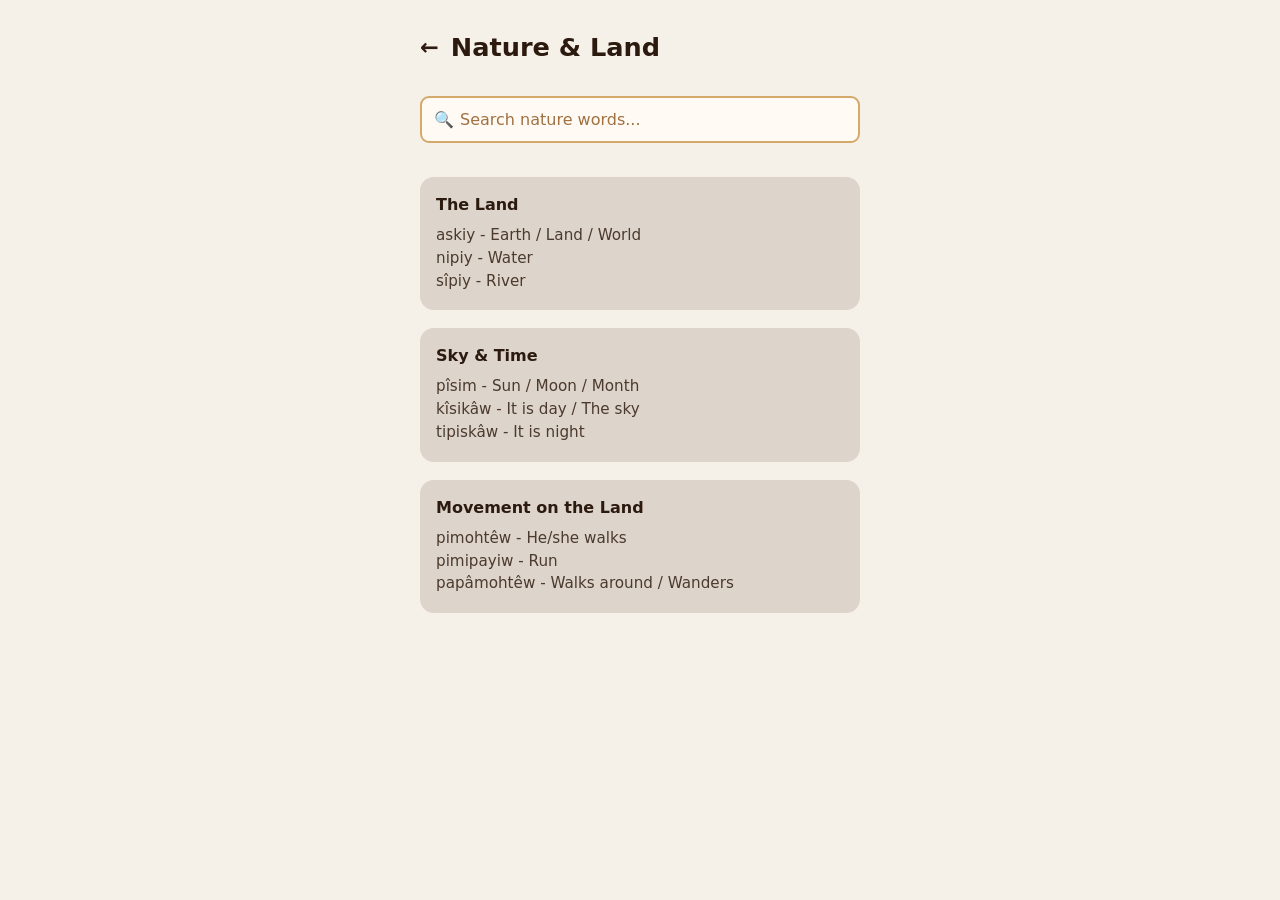
<file: nature.html>
<!DOCTYPE html>
<html>
<head>
  <meta charset="UTF-8">
  <meta name="viewport" content="width=device-width, initial-scale=1.0">
  <title>Nature &amp; Land</title>
  <link rel="stylesheet" href="styles.css">
  <style>
    .page-top {
      display: flex;
      align-items: center;
      gap: 12px;
      margin-bottom: 18px;
    }
    .back-btn {
      background: none;
      border: none;
      font-size: 1.4rem;
      color: #2c1a0e;
      cursor: pointer;
      padding: 0;
      line-height: 1;
    }
    .page-title {
      font-size: 1.6rem;
      font-weight: 700;
      color: #2c1a0e;
    }
    .phrase-card {
      background: #ddd4cb;
      border-radius: 14px;
      padding: 18px 16px;
      margin-bottom: 18px;
      cursor: pointer;
      transition: background 0.18s, transform 0.1s;
    }
    .phrase-card:hover { background: #d3c9bf; }
    .phrase-card:active { transform: scale(0.98); }
    .phrase-card-title {
      font-size: 1rem;
      font-weight: 700;
      margin-bottom: 10px;
      color: #2c1a0e;
    }
    .phrase-card-text {
      font-size: 0.95rem;
      color: #4b3a2d;
      line-height: 1.5;
    }
    .search-input-wrap {
      position: relative;
      display: flex;
      align-items: center;
      margin-bottom: 18px;
    }
    .search-icon {
      position: absolute;
      left: 14px;
      font-size: 1rem;
      color: #a07040;
      pointer-events: none;
    }
    .search-input-wrap input {
      padding-left: 38px;
    }
  </style>
</head>
<body>
<div class="container">

  <div class="page-top">
    <button class="back-btn" onclick="history.back()" aria-label="Go back">&#8592;</button>
    <div class="page-title">Nature &amp; Land</div>
  </div>

  <div class="search-input-wrap">
    <span class="search-icon">&#128269;</span>
    <input id="searchInput" placeholder="Search nature words..." oninput="handleSearch()">
  </div>

  <div id="topicCards">
    <div class="phrase-card" onclick="goTo('everyday-words.html?cat=nature')">
      <div class="phrase-card-title">The Land</div>
      <div class="phrase-card-text">
        askiy - Earth / Land / World<br>
        nipiy - Water<br>
        sîpiy - River
      </div>
    </div>

    <div class="phrase-card" onclick="goTo('everyday-words.html?cat=nature')">
      <div class="phrase-card-title">Sky &amp; Time</div>
      <div class="phrase-card-text">
        pîsim - Sun / Moon / Month<br>
        kîsikâw - It is day / The sky<br>
        tipiskâw - It is night
      </div>
    </div>

    <div class="phrase-card" onclick="goTo('everyday-words.html?cat=nature')">
      <div class="phrase-card-title">Movement on the Land</div>
      <div class="phrase-card-text">
        pimohtêw - He/she walks<br>
        pimipayiw - Run<br>
        papâmohtêw - Walks around / Wanders
      </div>
    </div>
  </div>

  <div id="searchResults" style="display:none;"></div>

</div>

<script src="app.js"></script>
<script>
  function handleSearch() {
    const input = normalize(document.getElementById('searchInput').value);
    const topicCards = document.getElementById('topicCards');
    const resultsDiv = document.getElementById('searchResults');

    if (!input) {
      topicCards.style.display = 'block';
      resultsDiv.style.display = 'none';
      resultsDiv.innerHTML = '';
      return;
    }

    topicCards.style.display = 'none';
    resultsDiv.style.display = 'block';
    resultsDiv.innerHTML = '';

    Object.keys(words).forEach(function(key) {
      const w = words[key];
      if (w.category !== 'nature') return;
      const matches = normalize(key).includes(input)
        || normalize(w.title).includes(input)
        || normalize(w.sub).includes(input)
        || normalize(w.meaning).includes(input);
      if (matches) {
        const div = document.createElement('div');
        div.className = 'list-item';
        div.innerHTML = '<strong>' + w.title + '</strong><br><span style="font-size:0.9rem;color:#a07040">' + w.sub + '</span>';
        div.onclick = function() {
          localStorage.setItem('selectedWord', key);
          goTo('definition.html');
        };
        resultsDiv.appendChild(div);
      }
    });

    if (resultsDiv.innerHTML === '') {
      resultsDiv.innerHTML = '<div style="text-align:center;padding:24px;color:#a07040;">No results found.</div>';
    }
  }
</script>
</body>
</html>
</file>
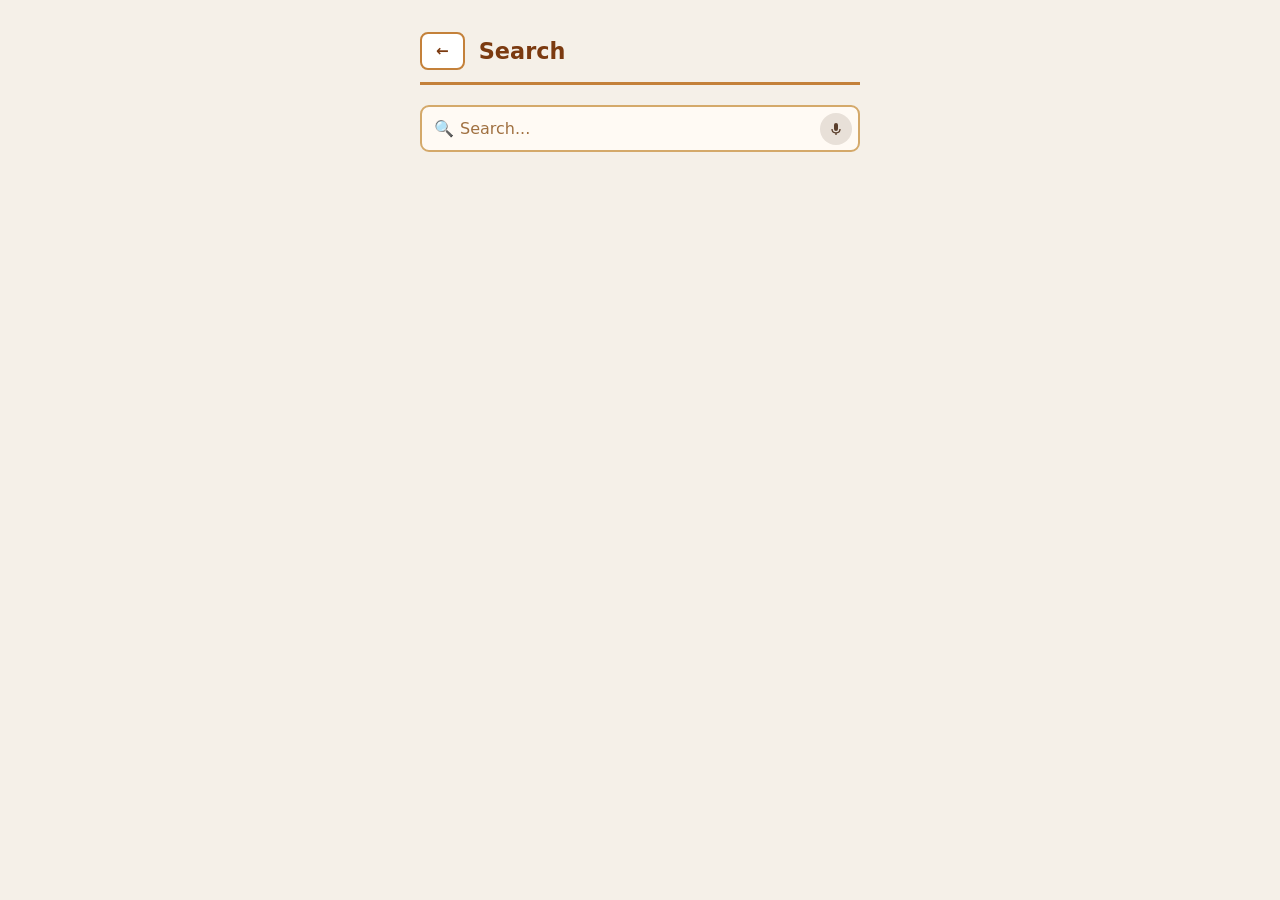
<file: search.html>
<!DOCTYPE html>
<html>
<head>
  <meta charset="UTF-8">
  <meta name="viewport" content="width=device-width, initial-scale=1.0">
  <title>Search</title>
  <link rel="stylesheet" href="styles.css">
  <style>
    .search-input-wrap {
      position: relative;
      display: flex;
      align-items: center;
    }
    .search-icon {
      position: absolute;
      left: 14px;
      font-size: 1rem;
      color: #a07040;
      pointer-events: none;
    }
    .search-input-wrap input {
      padding-left: 38px;
      padding-right: 44px;
    }
    .search-mic {
      position: absolute;
      right: 8px;
      background: #e8e0d8;
      border: none;
      border-radius: 50%;
      width: 32px;
      height: 32px;
      font-size: 1rem;
      color: #5a3e2b;
      cursor: pointer;
      display: flex;
      align-items: center;
      justify-content: center;
      padding: 0;
    }
    .search-mic:hover { background: #d4c9bc; }
    .did-you-mean {
      font-size: 0.95rem;
      color: #2c1a0e;
      font-weight: 500;
    }
    /* Banner shown in addMode */
    .add-mode-banner {
      background: #f5e8d4;
      border: 2px solid #c4813a;
      border-radius: 10px;
      padding: 12px 16px;
      font-size: 0.9rem;
      color: #7b3a10;
      font-weight: 600;
      display: flex;
      align-items: center;
      justify-content: space-between;
      gap: 8px;
    }
    .add-mode-done {
      background: #7b3a10;
      color: #fff;
      border: none;
      border-radius: 8px;
      padding: 6px 16px;
      font-size: 0.85rem;
      font-weight: 700;
      cursor: pointer;
      white-space: nowrap;
    }
    .add-mode-done:hover { background: #a0621e; }
    .add-plus-btn {
      margin-left: auto;
      flex-shrink: 0;
      width: 30px;
      height: 30px;
      border-radius: 50%;
      border: 2px solid #c4813a;
      background: #fff;
      color: #c4813a;
      font-size: 1.2rem;
      display: flex;
      align-items: center;
      justify-content: center;
      cursor: pointer;

    }
  </style>
</head>
<body>
<div class="container">

  <div style="display: flex; align-items: center; gap: 14px; padding-bottom: 12px; border-bottom: 3px solid #c4813a; margin-bottom: 4px;">
    <button class="secondary" style="padding: 8px 14px;" onclick="handleBack()">&#8592;</button>
    <div style="font-size: 1.4rem; font-weight: 700; color: #7b3a10;" id="pageHeader">Search</div>
  </div>

  <div id="addModeBanner" style="display:none;" class="add-mode-banner">
    <span>Tap the + to quick add a word to the lesson</span>
    <button class="add-mode-done" onclick="finishAdding()">Done</button>
  </div>

  <div class="search-input-wrap">
    <span class="search-icon">&#128269;</span>
    <input id="searchInput" placeholder="Search..." oninput="handleSearch()">
    <button class="search-mic" onclick="goTo('voice.html')" aria-label="Voice search">
      <svg xmlns="http://www.w3.org/2000/svg" width="16" height="16" viewBox="0 0 24 24" fill="currentColor">
        <path d="M12 15a3 3 0 0 0 3-3V6a3 3 0 0 0-6 0v6a3 3 0 0 0 3 3zm5-3a5 5 0 0 1-10 0H5a7 7 0 0 0 6 6.93V21h2v-2.07A7 7 0 0 0 19 12h-2z"/>
      </svg>
    </button>
  </div>

  <div id="didYouMean" style="display:none" class="did-you-mean">Did you mean..?</div>
  <div id="results"></div>

</div>

<script src="app.js"></script>
<script>
  const catNames = {
    everyday: "Everyday Phrases",
    kinship:  "Kinship Terms",
    emotions: "Emotions & Wellbeing",
    nature:   "Nature & Land"
  };

  const params = new URLSearchParams(window.location.search);
  const cat = params.get("cat");
  const addMode = params.get("addMode") === "1";

  // Show add mode banner
  if (addMode) {
    document.getElementById('addModeBanner').style.display = 'flex';
  }

  // Set header title
  if (cat && catNames[cat]) {
    document.getElementById("pageHeader").innerText = catNames[cat];
    showCategory(cat);
  }

  function handleBack() {
    if (addMode) {
      goTo('dashboard.html');
    } else {
      history.back();
    }
  }

  function showCategory(cat) {
    const resultsDiv = document.getElementById("results");
    resultsDiv.innerHTML = "";
    Object.keys(words).forEach(key => {
      if (words[key].category !== cat) return;
      resultsDiv.appendChild(makeItem(key));
    });
  }

  function handleSearch() {
    const input = normalize(document.getElementById("searchInput").value);
    const resultsDiv = document.getElementById("results");
    resultsDiv.innerHTML = "";
    if (!input) {
      if (cat) showCategory(cat);
      return;
    }
    Object.keys(words).forEach(key => {
      const w = words[key];
      const matches = normalize(key).includes(input)
        || normalize(w.title).includes(input)
        || normalize(w.sub).includes(input)
        || normalize(w.meaning).includes(input);
      if (matches && (!cat || w.category === cat)) {
        resultsDiv.appendChild(makeItem(key));
      }
    });
  }

  // Track selected words for multi-select in addMode
  const selectedWords = new Set(
    JSON.parse(localStorage.getItem('currentLessonWords') || '[]')
  );

  function finishAdding() {
    window.location.href = 'dashboard.html';
  }

  function makeItem(key) {
    const w = words[key];
    const div = document.createElement("div");
    div.className = "list-item";
    div.style.display = "flex";
    div.style.alignItems = "center";
    div.innerHTML = `<div><strong>${w.title}</strong><br><span style="font-size:0.9rem;color:#a07040">${w.sub}</span></div>`;

    if (addMode) {
      const plusIcon = document.createElement("button");
      plusIcon.className = "add-plus-btn";
      
      // 1. Read fresh from localStorage when the item is rendered
      let currentLesson = JSON.parse(localStorage.getItem('currentLessonWords') || '[]');
      let isChosen = currentLesson.includes(key);

      if (isChosen) {
        plusIcon.innerHTML = "&#10003;"; // Checkmark
        plusIcon.style.background = "#c4813a";
        plusIcon.style.color = "#fff";
      } else {
        plusIcon.innerHTML = "+"; // Plus
        plusIcon.style.background = "#fff";
        plusIcon.style.color = "#c4813a";
          }

    plusIcon.onclick = (e) => {
        e.stopPropagation(); 
        
        // Re-fetch to guarantee we have the absolute latest list
        let freshLesson = JSON.parse(localStorage.getItem('currentLessonWords') || '[]');
        const alreadyInLesson = freshLesson.includes(key);

        if (alreadyInLesson) {
          // Remove it
          freshLesson = freshLesson.filter(k => k !== key); 
          plusIcon.innerHTML = "+";
          plusIcon.style.background = "#fff";
          plusIcon.style.color = "#c4813a";
        } else {
          // Add it
          freshLesson.push(key); 
          plusIcon.innerHTML = "&#10003;";
          plusIcon.style.background = "#c4813a";
          plusIcon.style.color = "#fff";
        }
        
        // Save back to localStorage immediately
        localStorage.setItem('currentLessonWords', JSON.stringify(freshLesson));
      };
      
      div.appendChild(plusIcon);
    }

      div.onclick = () => {
        localStorage.setItem("selectedWord", key);
        // Pass the addMode flag in the URL if we are currently in add mode
        if (addMode) {
          goTo("definition.html?addMode=1");
        } else {
        goTo("definition.html");
        }
     };
     return div;
  }
  
</script>
</body>
</html>
</file>
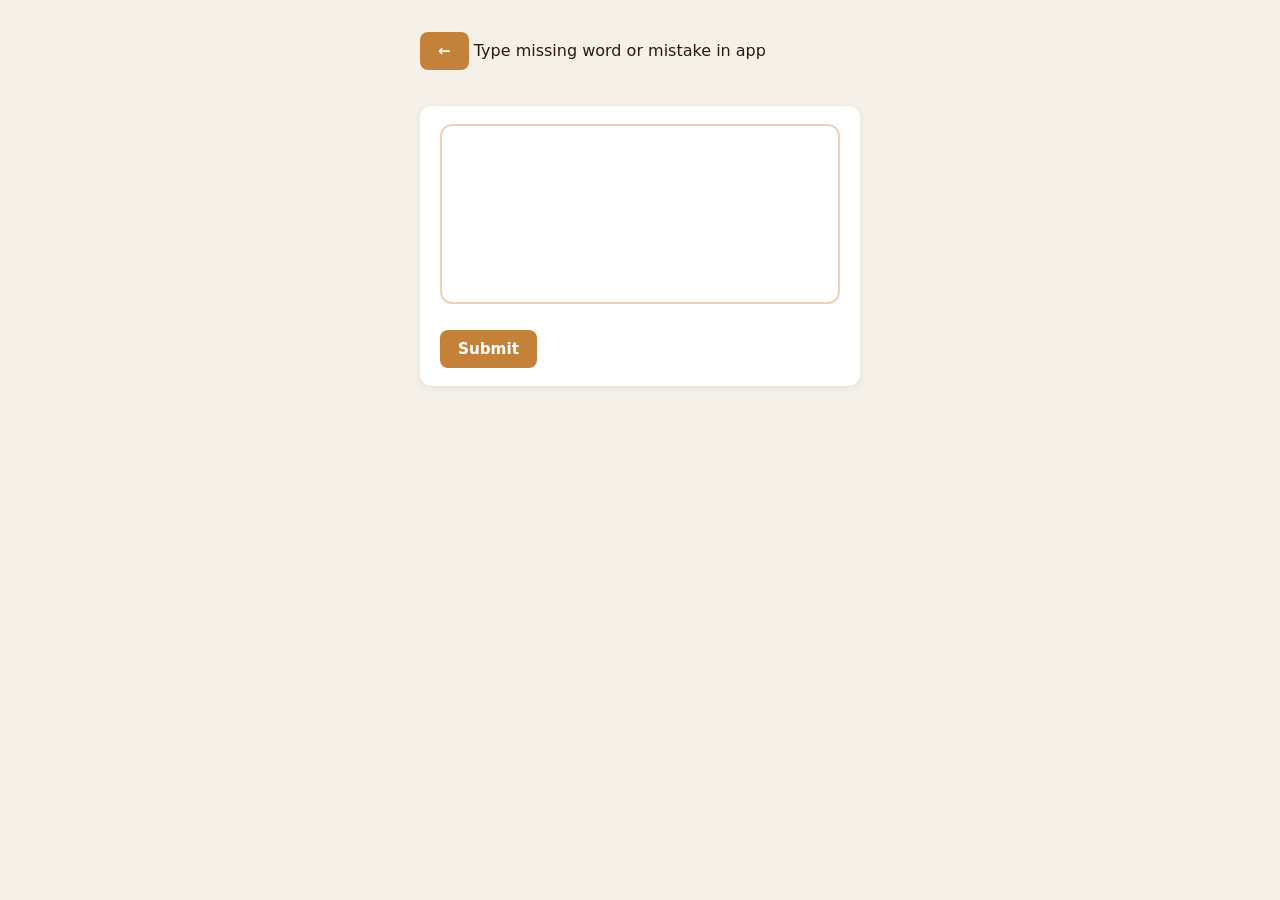
<file: suggest-change.html>
<!DOCTYPE html>
<html>
<head>
  <meta charset="UTF-8">
  <meta name="viewport" content="width=device-width, initial-scale=1.0">
  <title>Suggest a Change</title>
  <link rel="stylesheet" href="styles.css">

  <style>
    /* Layout spacing */
    .section {
      display: flex;
      flex-direction: column;
      gap: 16px;
      margin-top: 20px;
    }

    /* Input styled like a proper card */
    .text-input {
      background: #fff;
      border: 2px solid #e8d4b8;
      border-radius: 12px;
      padding: 16px;
      font-size: 1rem;
      min-height: 180px;
      resize: none;
      box-sizing: border-box;
      color: #2c1a0e;
    }

    .text-input:focus {
      outline: none;
      border-color: #c4813a;
      background: #fffaf4;
    }

    /* Submit button spacing */
    .submit-wrapper {
      margin-top: 10px;
    }

    /* Modal */
    .overlay {
      position: fixed;
      top: 0;
      left: 0;
      width: 100%;
      height: 100%;
      background: rgba(0,0,0,0.35);
      display: none;
      justify-content: center;
      align-items: center;
      z-index: 1000;
    }

    .overlay.show {
      display: flex;
    }

    .modal {
      background: #fff;
      border-radius: 12px;
      padding: 20px;
      width: 80%;
      max-width: 280px;
      text-align: center;
      box-shadow: 0 4px 16px rgba(0,0,0,0.15);
    }

    .modal-title {
      font-size: 1.1rem;
      font-weight: 600;
      color: #2c1a0e;
    }

    .modal-buttons {
      display: flex;
      justify-content: space-between;
      gap: 10px;
      margin-top: 18px;
    }

    .modal-buttons button {
      flex: 1;
    }
  </style>
</head>

<body>

<div class="container">

  <!-- Header -->
  <div class="top-bar">
    <button class="hamburger" onclick="history.back()">←</button>
    <span class="top-title">Type missing word or mistake in app</span>
  </div>

  <!-- Content -->
  <div class="section">

    <textarea 
      id="suggestionInput"
      class="text-input"
      placeholder="Describe the missing word or mistake...">
    </textarea>

    <div class="submit-wrapper">
      <button class="category-item" onclick="openModal()">
        Submit
      </button>
    </div>

  </div>

</div>

<!-- Modal -->
<div id="overlay" class="overlay">
  <div class="modal">
    <div class="modal-title">Send suggestion?</div>

    <div class="modal-buttons">
      <button onclick="confirmSubmit()">Yes</button>
      <button onclick="closeModal()">No</button>
    </div>
  </div>
</div>

<script>
  function openModal() {
    document.getElementById("overlay").classList.add("show");
  }

  function closeModal() {
    document.getElementById("overlay").classList.remove("show");
  }

  function confirmSubmit() {
    const input = document.getElementById("suggestionInput");

    if (!input.value.trim()) {
      alert("Please enter a suggestion first.");
      return;
    }

    console.log("Submitted:", input.value);

    closeModal();
    input.value = "";

    alert("Suggestion submitted!");
  }
</script>

</body>
</html>
</file>
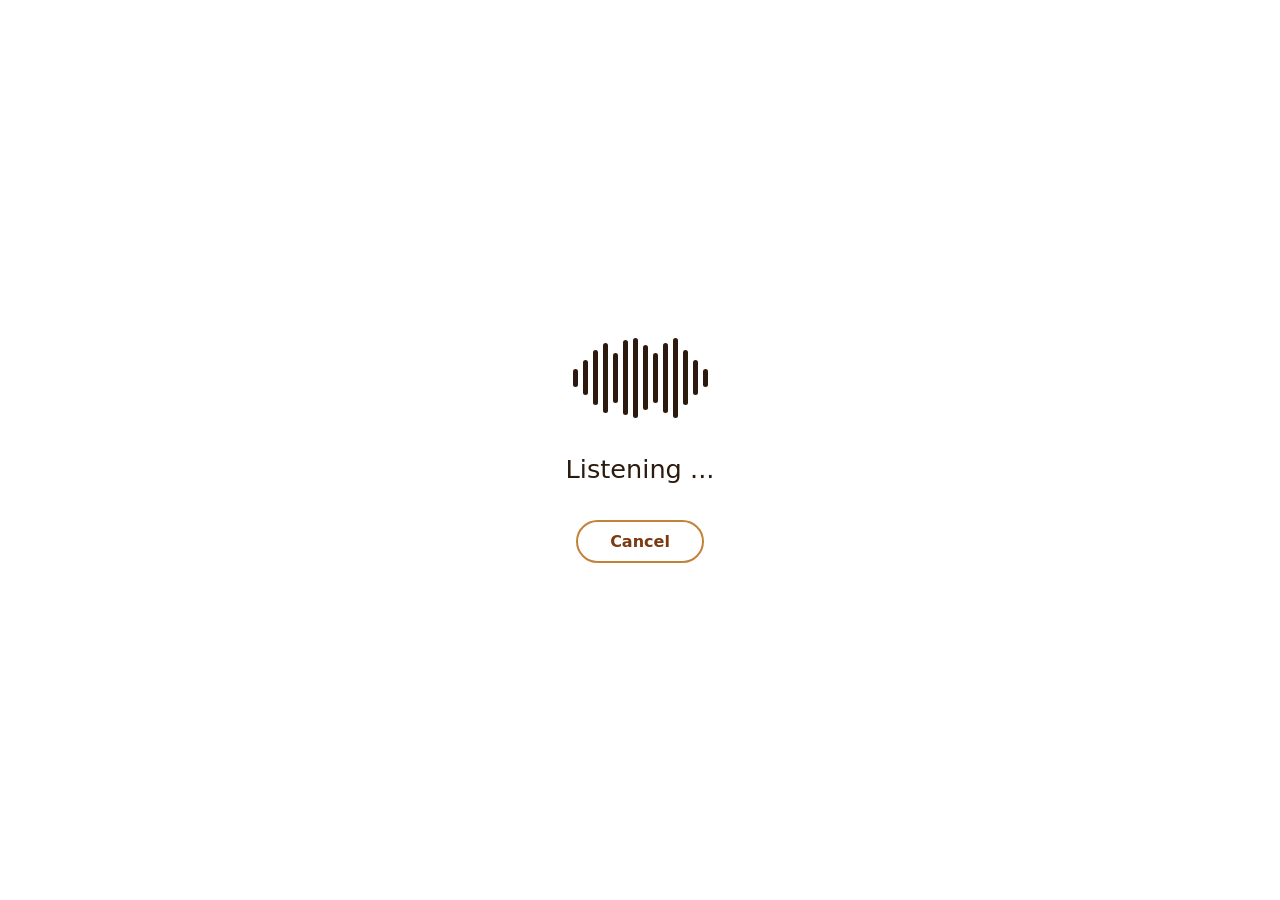
<file: voice.html>
<!DOCTYPE html>
<html lang="en">
<head>
  <meta charset="UTF-8" />
  <meta name="viewport" content="width=device-width, initial-scale=1.0" />
  <title>Voice Search</title>
  <link rel="stylesheet" href="styles.css" />
  <style>
    body {
      background: #fff;
      display: flex;
      align-items: center;
      justify-content: center;
      min-height: 100vh;
    }
    .voice-container {
      display: flex;
      flex-direction: column;
      align-items: center;
      gap: 36px;
      padding: 40px 24px;
      max-width: 420px;
      width: 100%;
    }
    .waveform {
      display: flex;
      align-items: center;
      gap: 5px;
      height: 80px;
    }
    .waveform .bar {
      width: 5px;
      border-radius: 3px;
      background: #2c1a0e;
      animation: wave 1s ease-in-out infinite;
    }
    .bar:nth-child(1)  { height: 18px; animation-delay: 0.00s; }
    .bar:nth-child(2)  { height: 35px; animation-delay: 0.10s; }
    .bar:nth-child(3)  { height: 55px; animation-delay: 0.20s; }
    .bar:nth-child(4)  { height: 70px; animation-delay: 0.30s; }
    .bar:nth-child(5)  { height: 50px; animation-delay: 0.40s; }
    .bar:nth-child(6)  { height: 75px; animation-delay: 0.15s; }
    .bar:nth-child(7)  { height: 80px; animation-delay: 0.25s; }
    .bar:nth-child(8)  { height: 65px; animation-delay: 0.35s; }
    .bar:nth-child(9)  { height: 50px; animation-delay: 0.05s; }
    .bar:nth-child(10) { height: 70px; animation-delay: 0.45s; }
    .bar:nth-child(11) { height: 80px; animation-delay: 0.20s; }
    .bar:nth-child(12) { height: 55px; animation-delay: 0.10s; }
    .bar:nth-child(13) { height: 35px; animation-delay: 0.30s; }
    .bar:nth-child(14) { height: 18px; animation-delay: 0.00s; }
    @keyframes wave {
      0%, 100% { transform: scaleY(0.35); opacity: 0.5; }
      50%       { transform: scaleY(1);    opacity: 1;   }
    }
    .voice-label {
      font-size: 1.6rem;
      color: #2c1a0e;
      font-weight: 400;
    }
    .voice-cancel {
      background: none;
      color: #7b3a10;
      border: 2px solid #c4813a;
      border-radius: 24px;
      padding: 10px 32px;
      font-size: 1rem;
      cursor: pointer;
      transition: background 0.18s;
    }
    .voice-cancel:hover { background: #f5e8d4; }
  </style>
</head>
<body>
  <div class="voice-container">
    <div class="waveform">
      <div class="bar"></div><div class="bar"></div><div class="bar"></div>
      <div class="bar"></div><div class="bar"></div><div class="bar"></div>
      <div class="bar"></div><div class="bar"></div><div class="bar"></div>
      <div class="bar"></div><div class="bar"></div><div class="bar"></div>
      <div class="bar"></div><div class="bar"></div>
    </div>
    <div class="voice-label">Listening ...</div>
    <button class="voice-cancel" onclick="history.back()">Cancel</button>
  </div>
  <script>
    // Hardcoded prototype: after 2.5s navigate to search with voice results
    setTimeout(function() {
      window.location.href = "search.html?voice=1";
    }, 2500);
  </script>
</body>
</html>
</file>
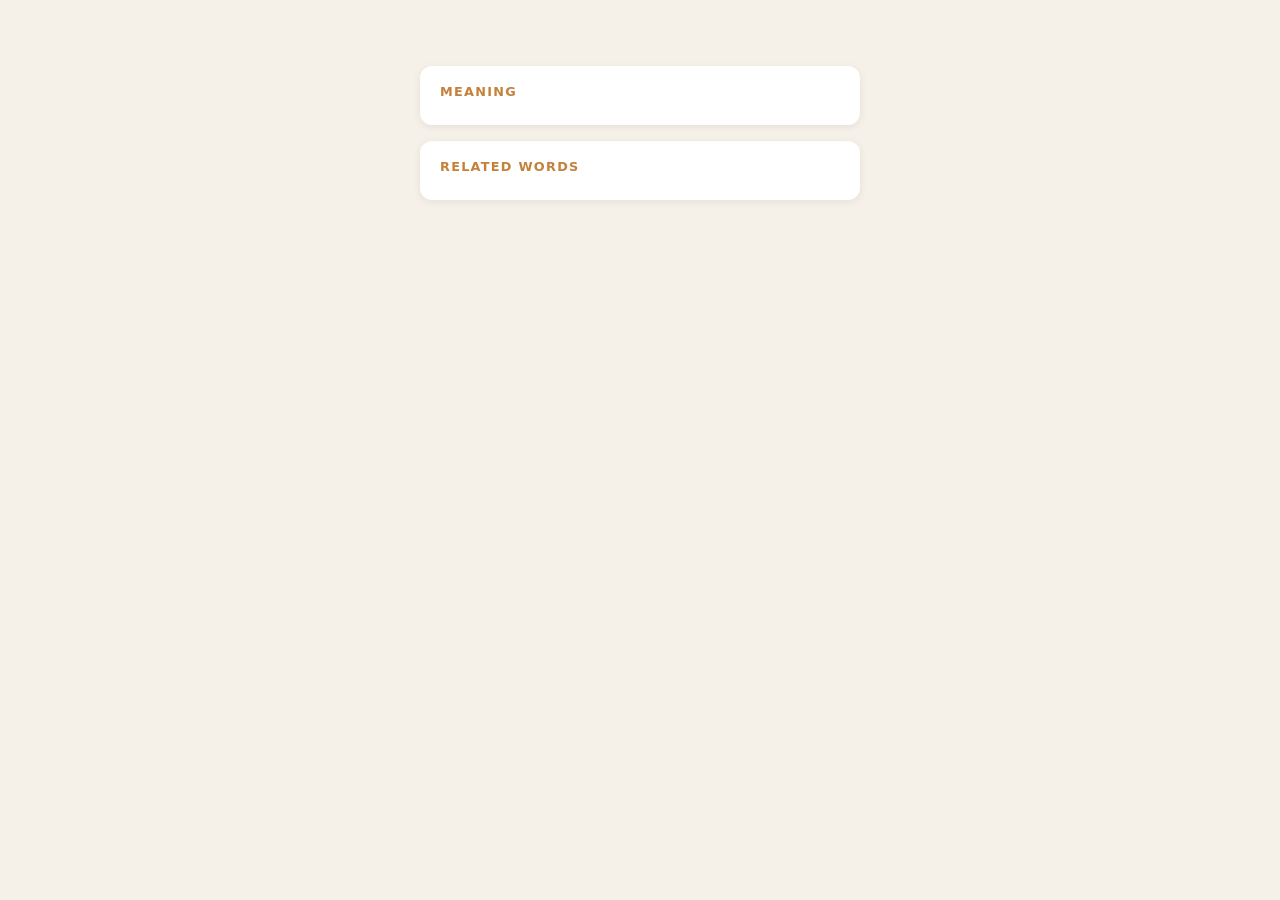
<file: word.html>
<!DOCTYPE html>
<html>
<head>
  <link rel="stylesheet" href="styles.css">
</head>
<body>

<div class="container">

  <div class="word-title" id="wordTitle"></div>
  <div class="word-sub" id="wordSub"></div>

  <div class="section">
    <div class="section-title">Meaning</div>
    <div class="definition" id="meaning"></div>
  </div>

  <div class="section">
    <div class="section-title">Related Words</div>
    <div class="related" id="related"></div>
  </div>

</div>
</file>
<file: styles.css>
/* ── Reset & Base ── */
*, *::before, *::after {
  box-sizing: border-box;
  margin: 0;
  padding: 0;
}

/* ── Search row with mic button ── */
.search-row {
  display: flex;
  gap: 8px;
  align-items: center;
}

.search-row input {
  flex: 1;
}

.mic-btn {
  flex-shrink: 0;
  width: 46px;
  height: 46px;
  padding: 0;
  border-radius: 50%;
  font-size: 1.2rem;
  display: flex;
  align-items: center;
  justify-content: center;
  background: #e8e0d8;
  color: #5a3e2b;
  border: none;
  cursor: pointer;
  transition: background 0.18s;
}

.mic-btn:hover {
  background: #d4c9bc;
}

body {
  font-family: 'Segoe UI', system-ui, sans-serif;
  background: #f5f0e8;
  color: #2c1a0e;
  min-height: 100vh;
}

/* ── Layout ── */
.container {
  max-width: 480px;
  margin: 0 auto;
  padding: 32px 20px 64px;
  display: flex;
  flex-direction: column;
  gap: 16px;
}

/* ── Header / App Title ── */
.header {
  font-size: 1.6rem;
  font-weight: 700;
  color: #7b3a10;
  padding-bottom: 10px;
  border-bottom: 3px solid #c4813a;
  margin-bottom: 4px;
  letter-spacing: 0.02em;
}

/* ── Cards ── */
.card {
  background: #fff;
  border-radius: 14px;
  padding: 20px;
  box-shadow: 0 2px 10px rgba(0,0,0,0.08);
  display: flex;
  flex-direction: column;
  gap: 14px;
}

.card h2 {
  font-size: 1.3rem;
  color: #7b3a10;
  font-weight: 700;
}

.card strong {
  font-size: 0.85rem;
  color: #7b3a10;
  text-transform: uppercase;
  letter-spacing: 0.07em;
  font-weight: 700;
}

/* ── Inputs ── */
input[type="text"],
input[type="password"],
input:not([type]) {
  width: 100%;
  padding: 12px 16px;
  border: 2px solid #d4a96a;
  border-radius: 9px;
  font-size: 1rem;
  background: #fffaf4;
  color: #2c1a0e;
  font-family: inherit;
  outline: none;
  transition: border-color 0.2s, box-shadow 0.2s;
}

input:focus {
  border-color: #7b3a10;
  background: #fff;
  box-shadow: 0 0 0 3px rgba(123,58,16,0.12);
}

input::placeholder {
  color: #a07040;
}

/* ── Buttons ── */
button {
  padding: 10px 18px;
  border: none;
  border-radius: 8px;
  font-size: 0.95rem;
  font-weight: 600;
  font-family: inherit;
  cursor: pointer;
  background: #c4813a;
  color: #fff;
  transition: background 0.18s, transform 0.1s;
}

button:hover {
  background: #a0621e;
}

button:active {
  transform: scale(0.97);
}

button.secondary {
  background: #fff;
  color: #7b3a10;
  border: 2px solid #c4813a;
}

button.secondary:hover {
  background: #f5e8d4;
}

/* Button groups inside cards */
.card > div {
  display: flex;
  flex-wrap: wrap;
  gap: 8px;
}

/* ── Section labels ── */
.section-label {
  font-size: 0.85rem;
  font-weight: 700;
  text-transform: uppercase;
  letter-spacing: 0.08em;
  color: #7b3a10;
  margin-top: 4px;
}

/* ── Category grid ── */
.category-grid {
  display: grid;
  grid-template-columns: 1fr 1fr;
  gap: 12px;
}

.category-tile {
  aspect-ratio: 1 / 1;
  background: #e8e0d4;
  color: #2c1a0e;
  border-radius: 12px;
  font-size: 0.95rem;
  font-weight: 600;
  padding: 16px;
  text-align: center;
  display: flex;
  align-items: center;
  justify-content: center;
  border: none;
  cursor: pointer;
  transition: background 0.18s, transform 0.1s;
  line-height: 1.3;
}

.category-tile:hover {
  background: #d4c8b8;
}

.category-tile:active {
  transform: scale(0.97);
}

/* ── Recently viewed ── */
.empty-recent {
  color: #a07040;
  font-size: 0.95rem;
  padding: 10px 0;
}

/* ── Search results ── */
#results {
  display: flex;
  flex-direction: column;
  gap: 8px;
}

.list-item {
  background: #fff;
  border: 2px solid #e8d4b8;
  border-radius: 10px;
  padding: 14px 18px;
  cursor: pointer;
  font-size: 1rem;
  color: #2c1a0e;
  transition: border-color 0.18s, background 0.18s;
}

.list-item:hover {
  border-color: #c4813a;
  background: #fffaf4;
}

/* ── Word detail page ── */
.word-title {
  font-size: 2.2rem;
  font-weight: 800;
  color: #7b3a10;
  line-height: 1.2;
}

.word-sub {
  font-size: 1rem;
  color: #a07040;
  font-style: italic;
  margin-top: 2px;
}

.section {
  background: #fff;
  border-radius: 12px;
  padding: 18px 20px;
  box-shadow: 0 2px 8px rgba(0,0,0,0.07);
  display: flex;
  flex-direction: column;
  gap: 8px;
}

.section-title {
  font-size: 0.8rem;
  font-weight: 700;
  text-transform: uppercase;
  letter-spacing: 0.1em;
  color: #c4813a;
}

.definition {
  font-size: 1.05rem;
  line-height: 1.6;
  color: #2c1a0e;
}

.related {
  display: flex;
  flex-wrap: wrap;
  gap: 8px;
}

.related span {
  background: #f5e8d4;
  color: #7b3a10;
  border-radius: 20px;
  padding: 5px 14px;
  font-size: 0.9rem;
  font-weight: 500;
  cursor: pointer;
  border: 1.5px solid #d4a96a;
  transition: background 0.15s;
}

.related span:hover {
  background: #e8d0a8;
}

/* -- Hamburger menu -- */
/* Sidebar menu */
.side-menu {
  position: fixed;
  top: 0;
  left: -260px;
  width: 240px;
  height: 100%;
  background: #fffaf4;
  box-shadow: 2px 0 12px rgba(0,0,0,0.15);
  padding: 20px;
  display: flex;
  flex-direction: column;
  gap: 14px;
  transition: left 0.25s ease;
  z-index: 1000;
}

.side-menu.open {
  left: 0;
}

.side-menu a {
  text-decoration: none;
  color: #7b3a10;
  font-weight: 600;
  padding: 10px;
  border-radius: 8px;
  cursor: pointer;
}

.side-menu a:hover {
  background: #f3e2c7;
}

/* Close button */
.close-btn {
  align-self: flex-end;
  font-size: 1.2rem;
  background: none;
  border: none;
  cursor: pointer;
}

/* Overlay (dark background when menu is open) */
.overlay {
  position: fixed;
  top: 0;
  left: 0;
  width: 100%;
  height: 100%;
  background: rgba(0,0,0,0.3);
  opacity: 0;
  pointer-events: none;
  transition: opacity 0.25s ease;
  z-index: 999;
}

.overlay.show {
  opacity: 1;
  pointer-events: all;
}
</file>
